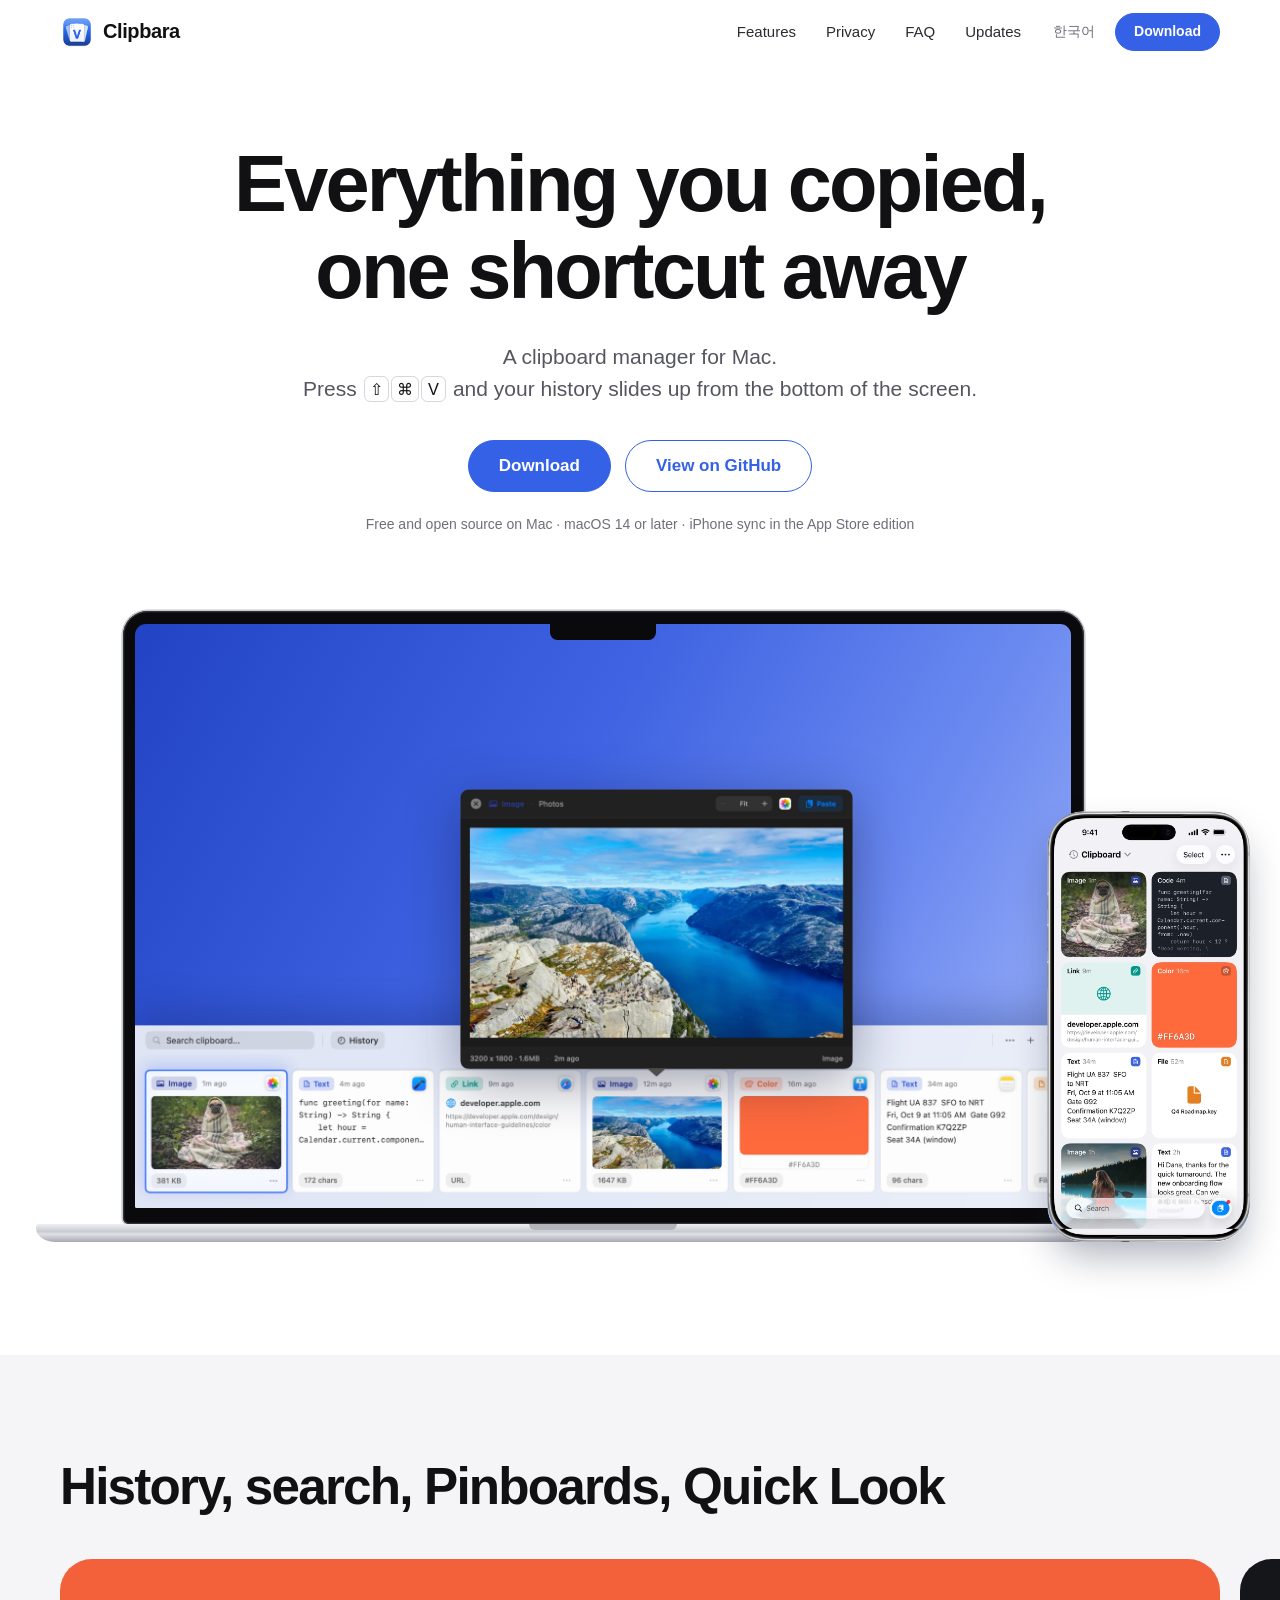
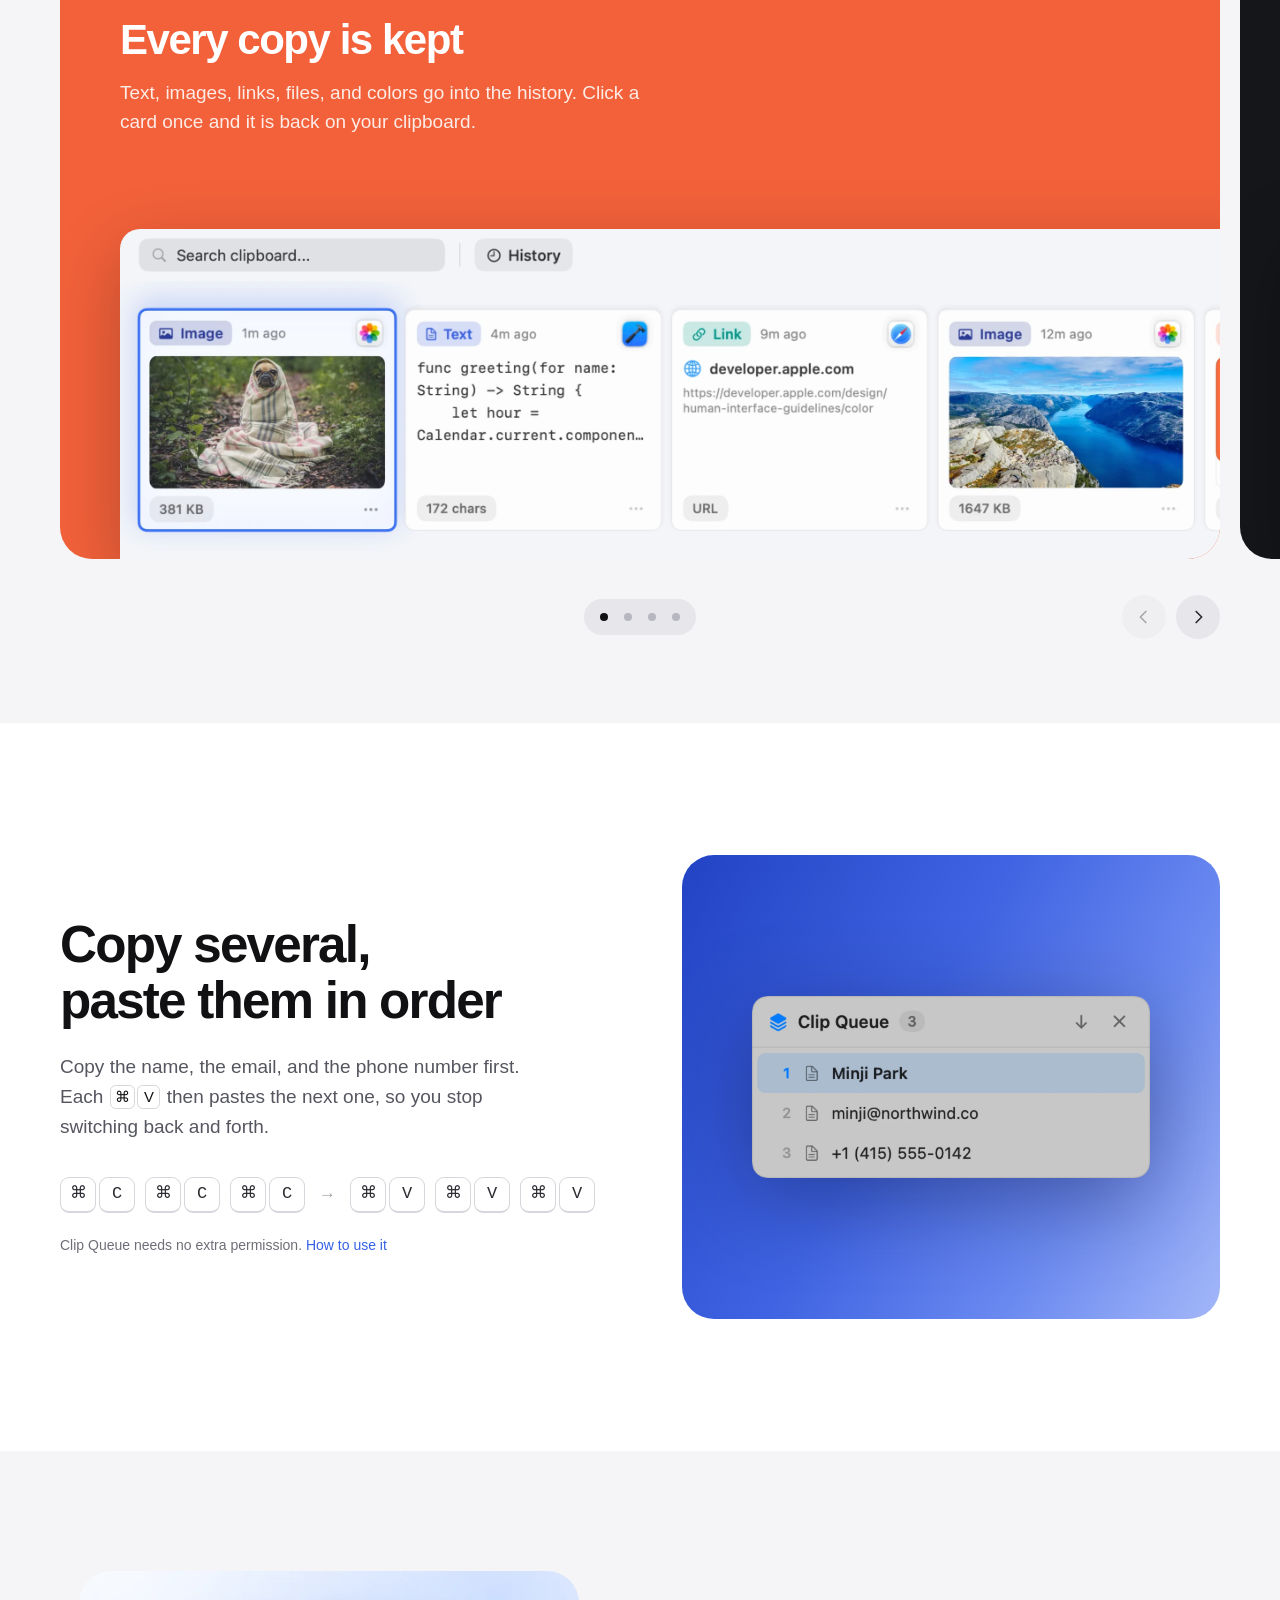
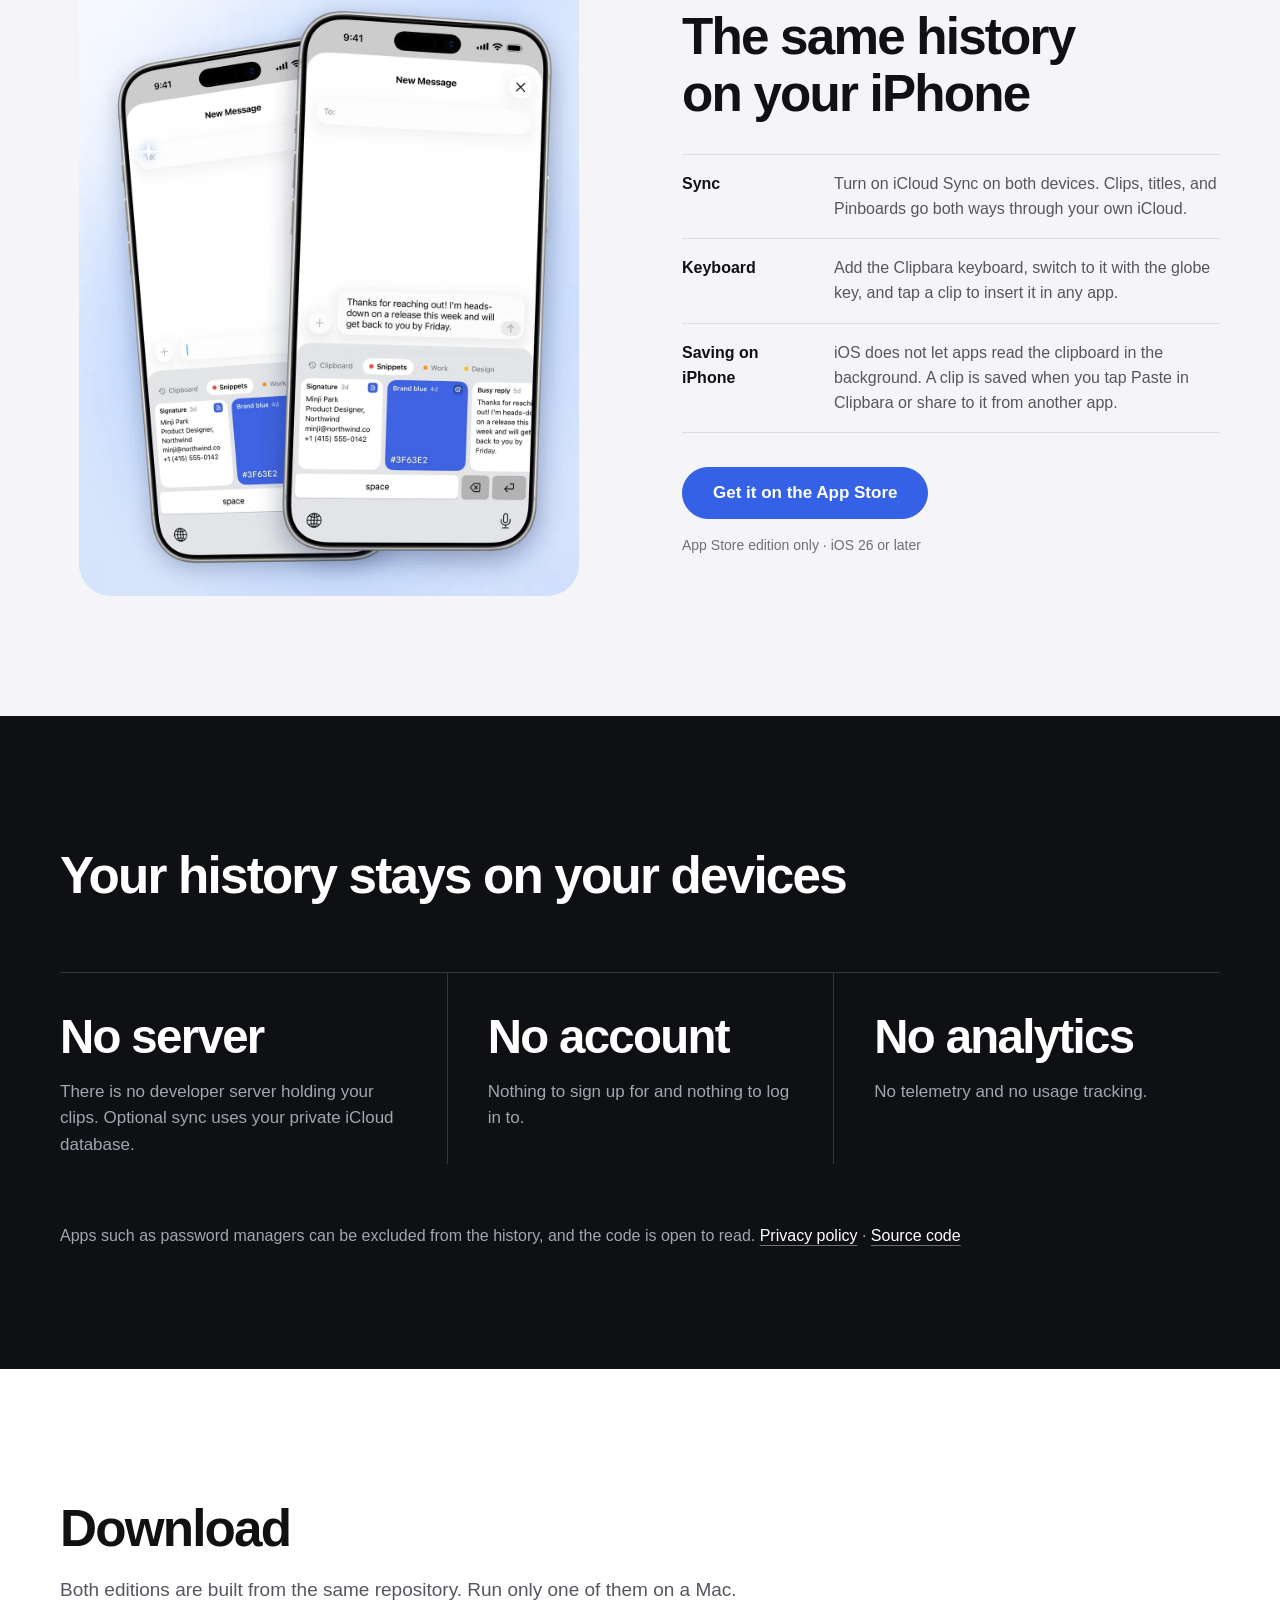
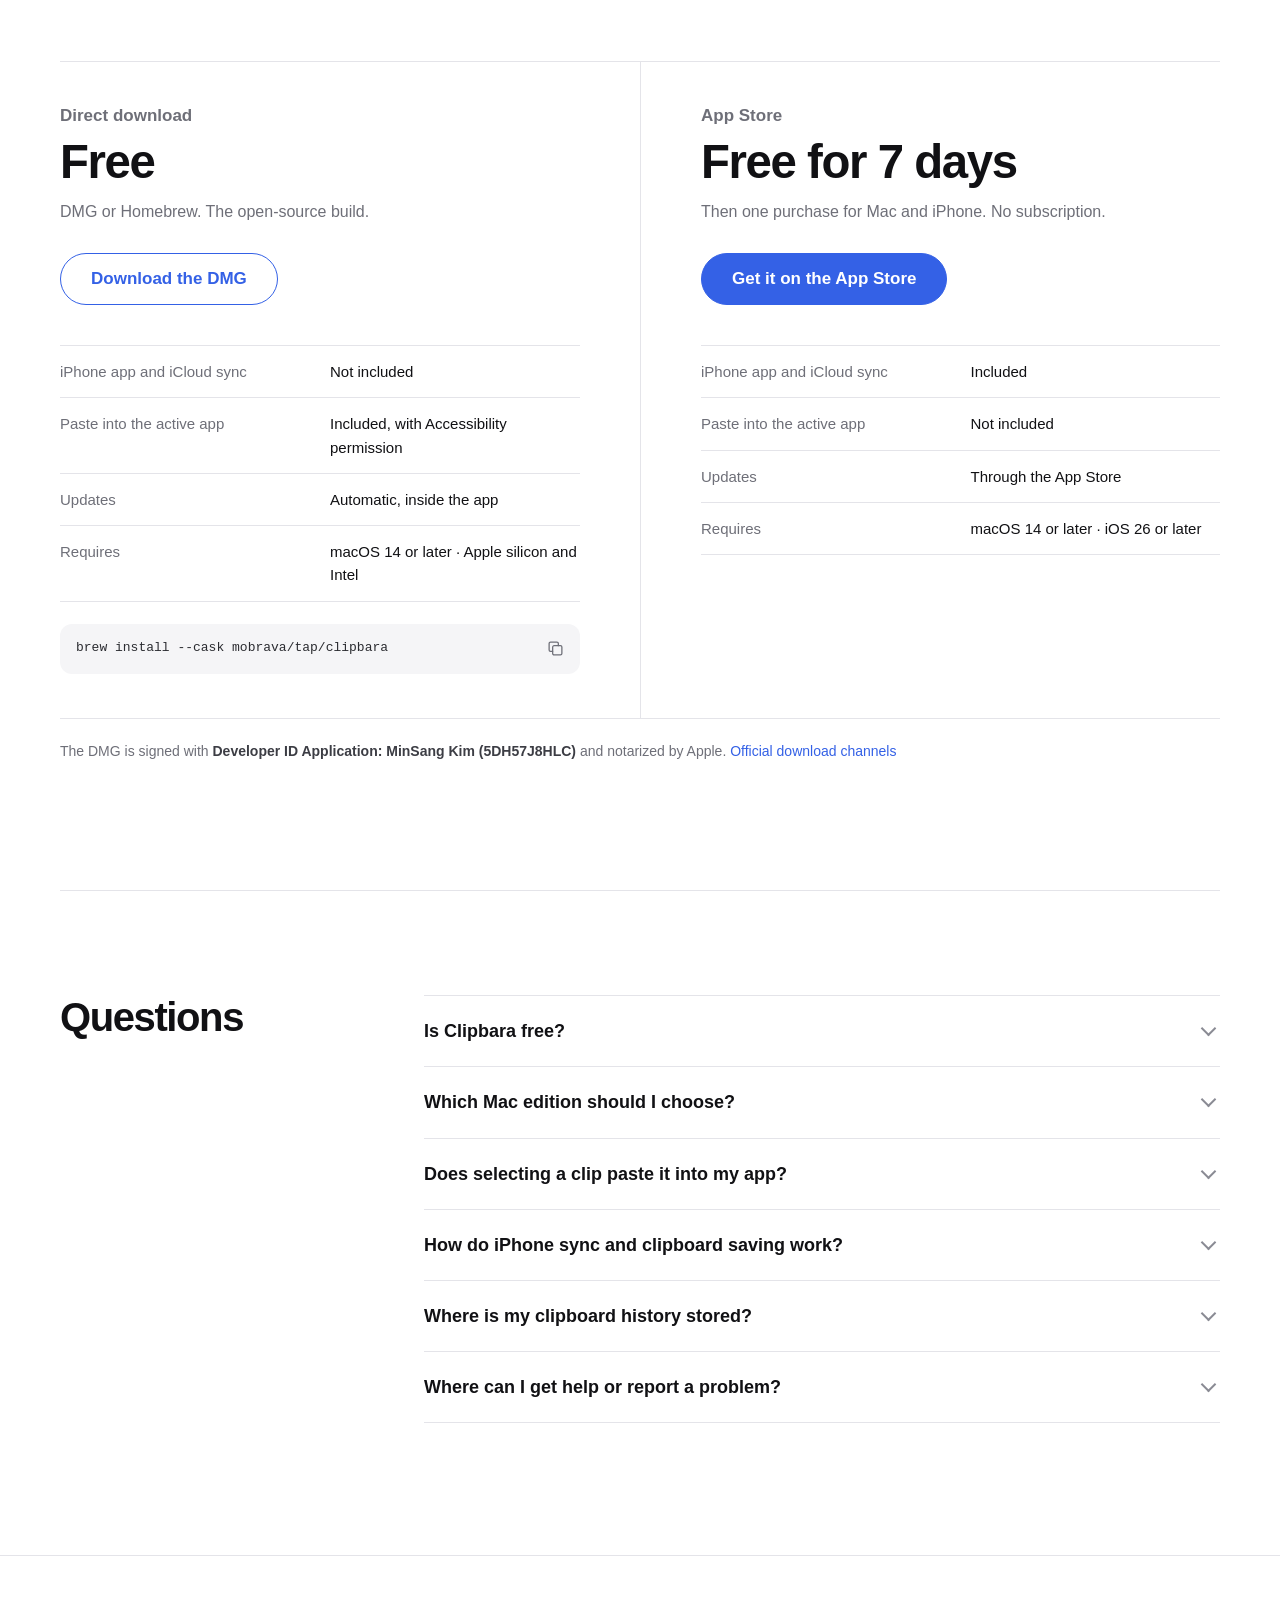
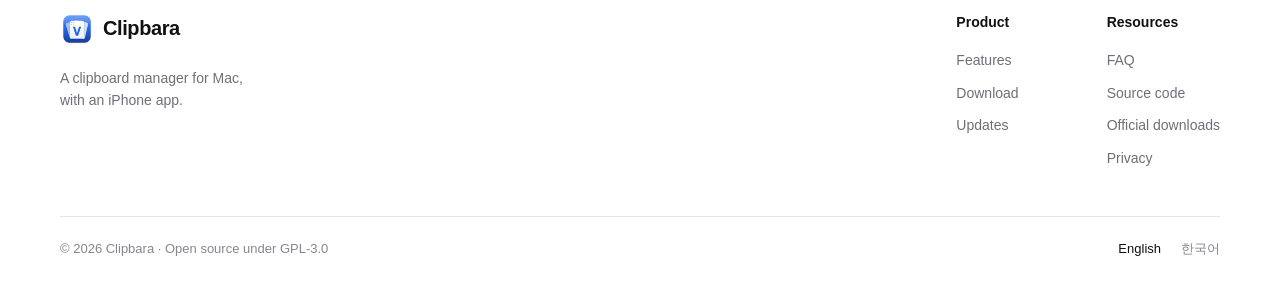
<file: docs/index.html>
<!doctype html><html lang="en"><head><meta charset="utf-8"><meta name="viewport" content="width=device-width,initial-scale=1"><title>Clipbara | Clipboard Manager for Mac &amp; iPhone</title><meta name="description" content="Find what you copied, keep your favorites in Pinboards, and paste clips in order. Free and open-source on Mac. Optional iPhone sync with the App Store edition."><meta name="theme-color" content="#ffffff"><meta name="color-scheme" content="light"><link rel="canonical" href="https://clipbara.app/"><link rel="alternate" hreflang="en" href="https://clipbara.app/"><link rel="alternate" hreflang="ko" href="https://clipbara.app/ko/"><link rel="alternate" hreflang="x-default" href="https://clipbara.app/"><meta property="og:type" content="website"><meta property="og:site_name" content="Clipbara"><meta property="og:title" content="Clipbara | Clipboard Manager for Mac &amp; iPhone"><meta property="og:description" content="Find what you copied, keep your favorites in Pinboards, and paste clips in order. Free and open-source on Mac. Optional iPhone sync with the App Store edition."><meta property="og:url" content="https://clipbara.app/"><meta property="og:image" content="https://clipbara.app/site-assets/social.png"><meta property="og:image:width" content="1200"><meta property="og:image:height" content="630"><meta property="og:image:alt" content="Clipbara clipboard manager on Mac and iPhone"><meta property="og:locale" content="en_US"><meta name="twitter:card" content="summary_large_image"><link rel="icon" type="image/png" href="./site-assets/favicon.png"><link rel="apple-touch-icon" href="./site-assets/apple-touch-icon.png"><link rel="stylesheet" href="./site.css"><script src="./site.js" defer></script><link rel="preload" href="./site-assets/panel-history.webp" as="image" fetchpriority="high"><script type="application/ld+json">{"@context":"https://schema.org","@type":"SoftwareApplication","name":"Clipbara","url":"https://clipbara.app/","applicationCategory":"UtilitiesApplication","operatingSystem":"macOS 14 or later; iOS 26 or later","description":"Find what you copied, keep your favorites in Pinboards, and paste clips in order. Free and open-source on Mac. Optional iPhone sync with the App Store edition.","softwareHelp":"https://github.com/mobrava/Clipbara/issues","sameAs":["https://github.com/mobrava/Clipbara","https://apps.apple.com/app/id6803537696"]}</script></head><body><a class="skip-link" href="#main">Skip to content</a><header class="site-header"><div class="header-inner wrap"><a href="./" class="brand" aria-label="Clipbara home"><img src="./site-assets/icon.webp" width="36" height="36" alt="">Clipbara</a><nav class="main-nav" id="main-nav" aria-label="Main navigation"><a href="#features">Features</a><a href="#privacy">Privacy</a><a href="#faq">FAQ</a><a href="https://github.com/mobrava/Clipbara/releases">Updates</a><a class="mobile-only" href="./ko/" lang="ko">한국어</a></nav><div class="nav-end"><a class="language" href="./ko/" lang="ko">한국어</a><a href="#download" class="button small">Download</a><button class="menu-toggle" aria-label="Open navigation" aria-expanded="false" aria-controls="main-nav"><span></span><span></span></button></div></div></header><main id="main"><section class="hero" aria-labelledby="hero-heading">
<div class="wrap"><h1 id="hero-heading">Everything you copied,<br>one shortcut away</h1><p class="hero-copy">A clipboard manager for Mac.<br>Press <span class="nowrap"><kbd>⇧</kbd><kbd>⌘</kbd><kbd>V</kbd></span> and your history slides up from the bottom of the screen.</p><div class="hero-actions"><a class="button" href="#download">Download</a><a class="button secondary" href="https://github.com/mobrava/Clipbara">View on GitHub</a></div><p class="hero-note">Free and open source on Mac · macOS 14 or later · iPhone sync in the App Store edition</p></div>
<div class="stage"><div class="mac"><div class="mac-lid"><div class="mac-screen"><img class="mac-ql" src="./site-assets/quicklook-popover.webp" alt="" width="1600" height="1172" decoding="async"><div class="mac-panel"><img src="./site-assets/panel-history.webp" alt="Clipbara on a Mac: the history panel at the bottom of the screen and a Quick Look preview above it" width="3840" height="747" fetchpriority="high" decoding="async"></div></div></div><div class="mac-base"></div></div><img class="stage-phone" src="./site-assets/phone.webp" alt="Clipbara on iPhone showing example clips" width="733" height="1555" decoding="async"></div>
</section><section class="features" id="features" aria-labelledby="features-heading">
<div class="wrap"><h2 id="features-heading">History, search, Pinboards, Quick Look</h2></div>
<div class="feature-track" role="region" aria-roledescription="carousel" aria-label="Clipbara features" tabindex="0"><article class="feature-card tone-orange" aria-roledescription="slide" aria-label="1 / 4"><div class="feature-text"><h3>Every copy is kept</h3><p>Text, images, links, files, and colors go into the history. Click a card once and it is back on your clipboard.</p></div><div class="shot-panel"><img src="./site-assets/panel-history.webp" alt="The Clipbara history panel with example image, code, link, and color clips" width="3840" height="747" loading="lazy" decoding="async"></div></article><article class="feature-card tone-dark" aria-roledescription="slide" aria-label="2 / 4"><div class="feature-text"><h3>Just start typing</h3><p>Open the panel and type. Search by content or title, then narrow it down by type or date.</p></div><div class="shot-panel shot-dark"><img src="./site-assets/panel-search-dark.webp" alt="A search for invoice in Clipbara, with the matching text highlighted" width="3840" height="747" loading="lazy" decoding="async"></div></article><article class="feature-card tone-blue" aria-roledescription="slide" aria-label="3 / 4"><div class="feature-text"><h3>Pinboards for what you reuse</h3><p>Group replies, snippets, and brand colors into tabs. Jump between them with <span class="nowrap"><kbd>⌘</kbd><kbd>1</kbd></span> to <span class="nowrap"><kbd>⌘</kbd><kbd>9</kbd></span>.</p></div><div class="shot-panel"><img src="./site-assets/panel-pinboards.webp" alt="Clipbara Pinboard tabs with example snippets and colors" width="3840" height="747" loading="lazy" decoding="async"></div></article><article class="feature-card tone-light is-popover" aria-roledescription="slide" aria-label="4 / 4"><div class="feature-text"><h3>Press Space for a closer look</h3><p>Check a clip before you paste it. Text clips can be edited in place with <span class="nowrap"><kbd>⌘</kbd><kbd>E</kbd>.</span></p></div><div class="shot-popover"><img src="./site-assets/quicklook-popover.webp" alt="An image clip opened in Clipbara Quick Look" width="1600" height="1172" loading="lazy" decoding="async"></div></article></div>
<div class="carousel-controls wrap"><span></span><div class="dots"><button class="dot" aria-label="Show feature 1" aria-current="true"></button><button class="dot" aria-label="Show feature 2" aria-current="false"></button><button class="dot" aria-label="Show feature 3" aria-current="false"></button><button class="dot" aria-label="Show feature 4" aria-current="false"></button></div><div class="arrows"><span class="sr-only" data-carousel-status aria-live="polite">1 / 4</span><button class="round-button" data-prev aria-label="Previous feature" disabled><svg viewBox="0 0 24 24" fill="none" stroke="currentColor" stroke-width="1.8" stroke-linecap="round" stroke-linejoin="round" aria-hidden="true"><path d="m14 6-6 6 6 6"/></svg></button><button class="round-button" data-next aria-label="Next feature"><svg viewBox="0 0 24 24" fill="none" stroke="currentColor" stroke-width="1.8" stroke-linecap="round" stroke-linejoin="round" aria-hidden="true"><path d="m10 6 6 6-6 6"/></svg></button></div></div>
</section><section class="queue" aria-labelledby="queue-heading"><div class="wrap split">
<div class="split-text"><h2 id="queue-heading">Copy several,<br>paste them in order</h2><p>Copy the name, the email, and the phone number first. Each <span class="nowrap"><kbd>⌘</kbd><kbd>V</kbd></span> then pastes the next one, so you stop switching back and forth.</p><div class="keyseq" aria-hidden="true"><span class="keyseq-group"><span class="chord"><kbd>⌘</kbd><kbd>C</kbd></span><span class="chord"><kbd>⌘</kbd><kbd>C</kbd></span><span class="chord"><kbd>⌘</kbd><kbd>C</kbd></span></span><span class="keyseq-group"><span class="keyseq-arrow">→</span><span class="chord"><kbd>⌘</kbd><kbd>V</kbd></span><span class="chord"><kbd>⌘</kbd><kbd>V</kbd></span><span class="chord"><kbd>⌘</kbd><kbd>V</kbd></span></span></div><p class="fine">Clip Queue needs no extra permission. <a href="https://github.com/mobrava/Clipbara#usage">How to use it</a></p></div>
<div class="queue-shot"><img src="./site-assets/queue-hud.webp" alt="Clip Queue with three example items waiting to be pasted" width="1200" height="548" loading="lazy" decoding="async"></div>
</div></section><section class="iphone" id="iphone" aria-labelledby="iphone-heading"><div class="wrap split">
<div class="iphone-shot"><img src="./site-assets/iphone-keyboard.webp" alt="The Clipbara keyboard on iPhone, inserting a saved reply into a message" width="1200" height="1500" loading="lazy" decoding="async"></div>
<div class="split-text"><h2 id="iphone-heading">The same history<br>on your iPhone</h2><dl class="rows"><div><dt>Sync</dt><dd>Turn on iCloud Sync on both devices. Clips, titles, and Pinboards go both ways through your own iCloud.</dd></div><div><dt>Keyboard</dt><dd>Add the Clipbara keyboard, switch to it with the globe key, and tap a clip to insert it in any app.</dd></div><div><dt>Saving on iPhone</dt><dd>iOS does not let apps read the clipboard in the background. A clip is saved when you tap Paste in Clipbara or share to it from another app.</dd></div></dl><a class="button" href="https://apps.apple.com/app/apple-store/id6803537696?pt=129317403&amp;ct=official_website&amp;mt=8">Get it on the App Store</a><p class="fine">App Store edition only · iOS 26 or later</p></div>
</div></section><section class="privacy" id="privacy" aria-labelledby="privacy-heading"><div class="wrap">
<h2 id="privacy-heading">Your history stays on your devices</h2>
<div class="facts"><div><h3>No server</h3><p>There is no developer server holding your clips. Optional sync uses your private iCloud database.</p></div><div><h3>No account</h3><p>Nothing to sign up for and nothing to log in to.</p></div><div><h3>No analytics</h3><p>No telemetry and no usage tracking.</p></div></div>
<p class="privacy-more">Apps such as password managers can be excluded from the history, and the code is open to read. <a href="./privacy.html">Privacy policy</a> · <a href="https://github.com/mobrava/Clipbara">Source code</a></p>
</div></section><section class="download" id="download" aria-labelledby="download-heading"><div class="wrap">
<h2 id="download-heading">Download</h2><p class="section-copy">Both editions are built from the same repository. Run only one of them on a Mac.</p>
<div class="editions"><article class="edition"><h3>Direct download</h3><p class="edition-price">Free</p><p class="edition-sub">DMG or Homebrew. The open-source build.</p><a class="button secondary" href="https://github.com/mobrava/Clipbara/releases/latest">Download the DMG</a><dl class="rows"><div><dt>iPhone app and iCloud sync</dt><dd>Not included</dd></div><div><dt>Paste into the active app</dt><dd>Included, with Accessibility permission</dd></div><div><dt>Updates</dt><dd>Automatic, inside the app</dd></div><div><dt>Requires</dt><dd>macOS 14 or later · Apple silicon and Intel</dd></div></dl><div class="brew"><code>brew install --cask mobrava/tap/clipbara</code><button class="copy-button" data-copy-brew data-success="Copied" data-failure="Select and copy the command." aria-label="Copy Homebrew command"><svg viewBox="0 0 24 24" fill="none" stroke="currentColor" stroke-width="1.8" stroke-linecap="round" stroke-linejoin="round" aria-hidden="true"><rect x="8" y="8" width="13" height="13" rx="2"/><path d="M16 8V5a2 2 0 0 0-2-2H5a2 2 0 0 0-2 2v9a2 2 0 0 0 2 2h3"/></svg></button><span class="copy-feedback" role="status" aria-live="polite"></span></div></article><article class="edition"><h3>App Store</h3><p class="edition-price">Free for 7 days</p><p class="edition-sub">Then one purchase for Mac and iPhone. No subscription.</p><a class="button" href="https://apps.apple.com/app/apple-store/id6803537696?pt=129317403&amp;ct=official_website&amp;mt=8">Get it on the App Store</a><dl class="rows"><div><dt>iPhone app and iCloud sync</dt><dd>Included</dd></div><div><dt>Paste into the active app</dt><dd>Not included</dd></div><div><dt>Updates</dt><dd>Through the App Store</dd></div><div><dt>Requires</dt><dd>macOS 14 or later · iOS 26 or later</dd></div></dl></article></div>
<p class="signed">The DMG is signed with <strong>Developer ID Application: MinSang Kim (5DH57J8HLC)</strong> and notarized by Apple. <a href="./security.html">Official download channels</a></p>
</div></section><section class="faq" id="faq" aria-labelledby="faq-heading"><div class="wrap">
<h2 id="faq-heading">Questions</h2>
<div class="faq-list"><details class="faq-item"><summary>Is Clipbara free?</summary><p>The direct-download and Homebrew editions for Mac are free and open source. The App Store edition has a 7-day trial, followed by a one-time purchase that unlocks both Mac and iPhone. There is no subscription.</p></details><details class="faq-item"><summary>Which Mac edition should I choose?</summary><p>Choose the App Store edition if you want iCloud sync and the iPhone companion. Choose the free DMG or Homebrew edition for a local Mac clipboard, including optional direct paste. The editions keep separate histories. You can export and import your history in Settings → General → Backup.</p></details><details class="faq-item"><summary>Does selecting a clip paste it into my app?</summary><p>By default, selecting a clip puts it back on the clipboard and closes the panel. Press ⌘V in the app you were using. The DMG edition can do that last step for you when Paste into the Active App is enabled in Settings → Pasting and Accessibility permission is granted. The App Store edition does not include direct paste.</p></details><details class="faq-item"><summary>How do iPhone sync and clipboard saving work?</summary><p>Sync between Mac and iPhone is supported. Turn on iCloud sync in the App Store edition to share saved text, links, and images. Saving new copies on iPhone works differently: use the Paste button, the share sheet, or Save Clipboard When Opening. Clipbara does not continuously collect copies from other apps while it is closed. Images sync according to your sync settings and size limits; file items such as PDF documents do not sync.</p></details><details class="faq-item"><summary>Where is my clipboard history stored?</summary><p>Your Mac stores it locally. Optional iCloud sync in the App Store edition uses your private iCloud database. Clipbara does not run a server for your clips or collect analytics. You can exclude apps, set retention limits, and delete history in Settings.</p></details><details class="faq-item"><summary>Where can I get help or report a problem?</summary><p>Open an issue in the official mobrava/Clipbara GitHub repository. Include your macOS or iOS version, the Clipbara version, and whether you use the App Store or DMG edition. Never include passwords or private clipboard contents.</p></details></div>
</div></section></main><footer class="site-footer"><div class="wrap"><div class="footer-top"><div class="footer-brand"><a class="brand" href="./"><img src="./site-assets/icon.webp" width="36" height="36" alt="">Clipbara</a><p>A clipboard manager for Mac,<br>with an iPhone app.</p></div><div class="footer-groups"><div class="footer-links"><h3>Product</h3><a href="./#features">Features</a><a href="./#download">Download</a><a href="https://github.com/mobrava/Clipbara/releases">Updates</a></div><div class="footer-links"><h3>Resources</h3><a href="./#faq">FAQ</a><a href="https://github.com/mobrava/Clipbara">Source code</a><a href="./security.html">Official downloads</a><a href="./privacy.html">Privacy</a></div></div></div><div class="footer-bottom"><span>© 2026 Clipbara · Open source under GPL-3.0</span><nav class="locale-links" aria-label="Language"><a href="./" lang="en" aria-current="page">English</a><a href="./ko/" lang="ko" >한국어</a></nav></div></div></footer></body></html>
</file>
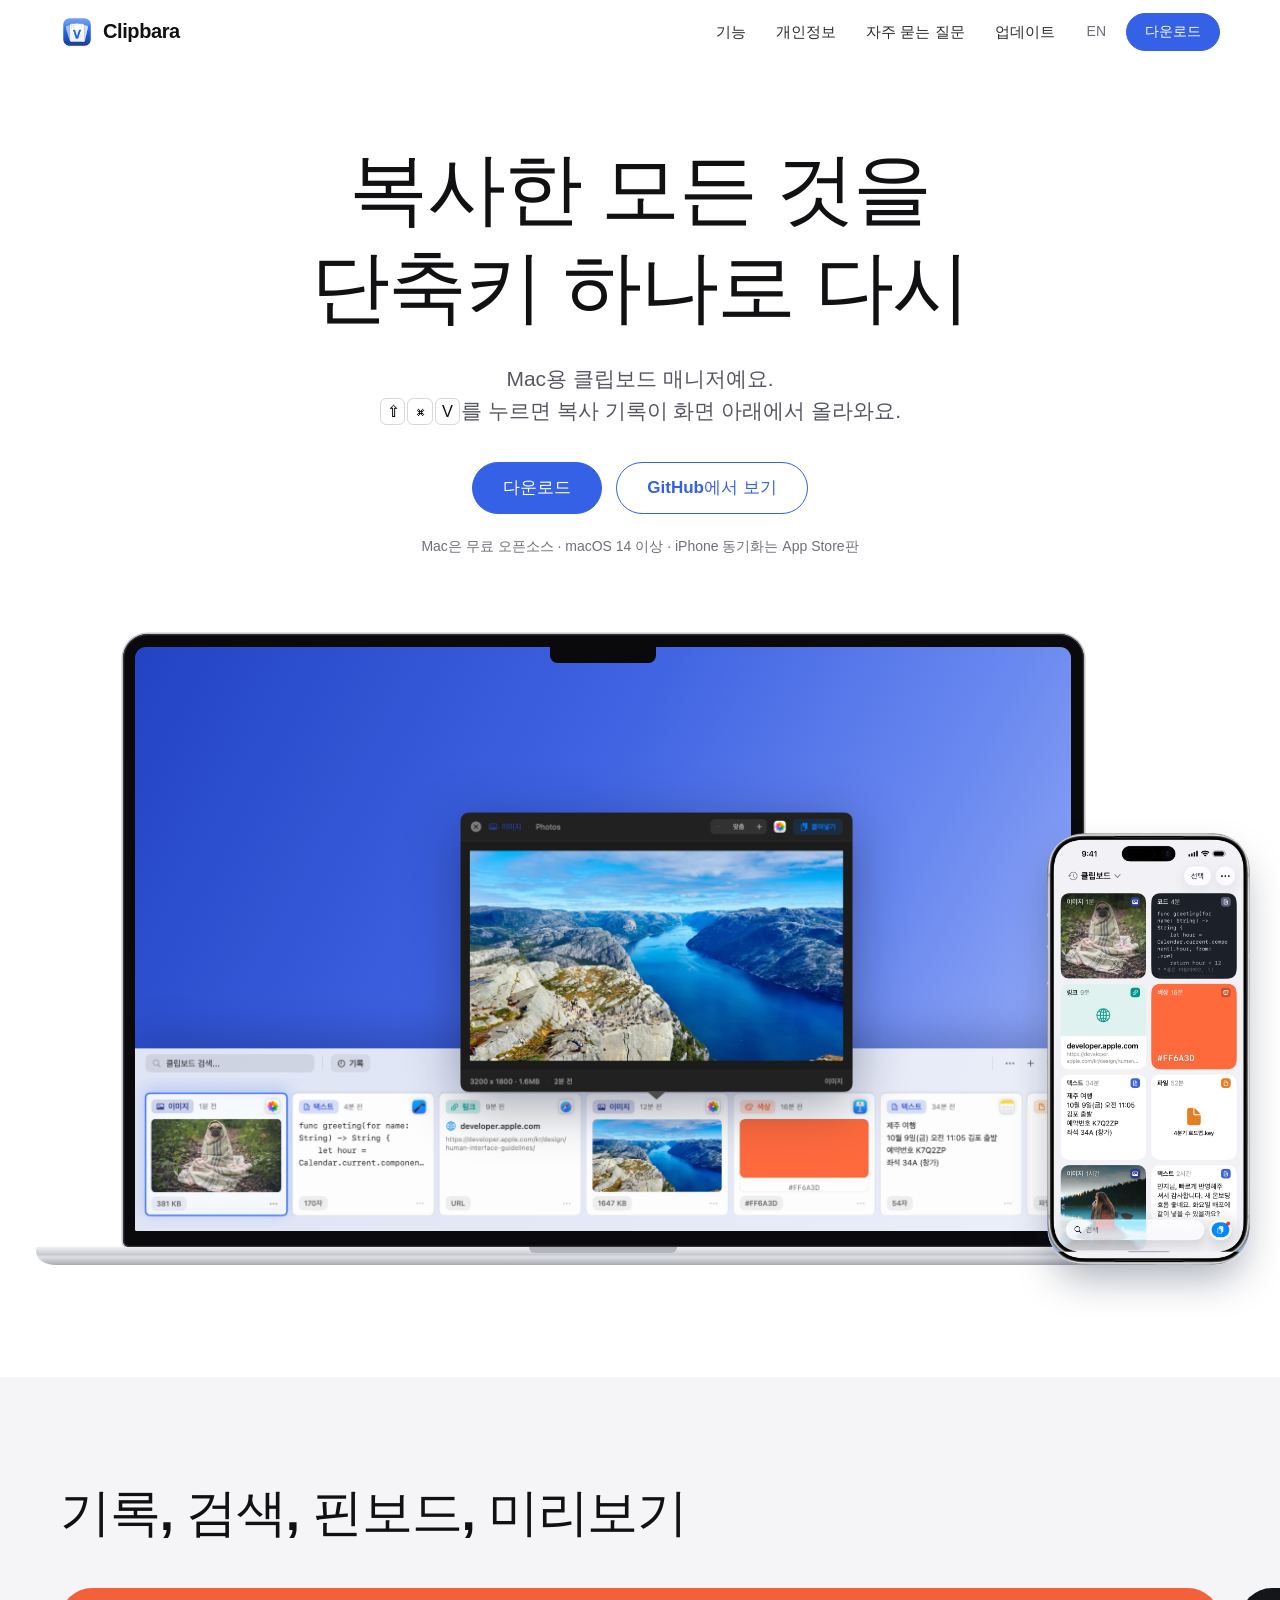
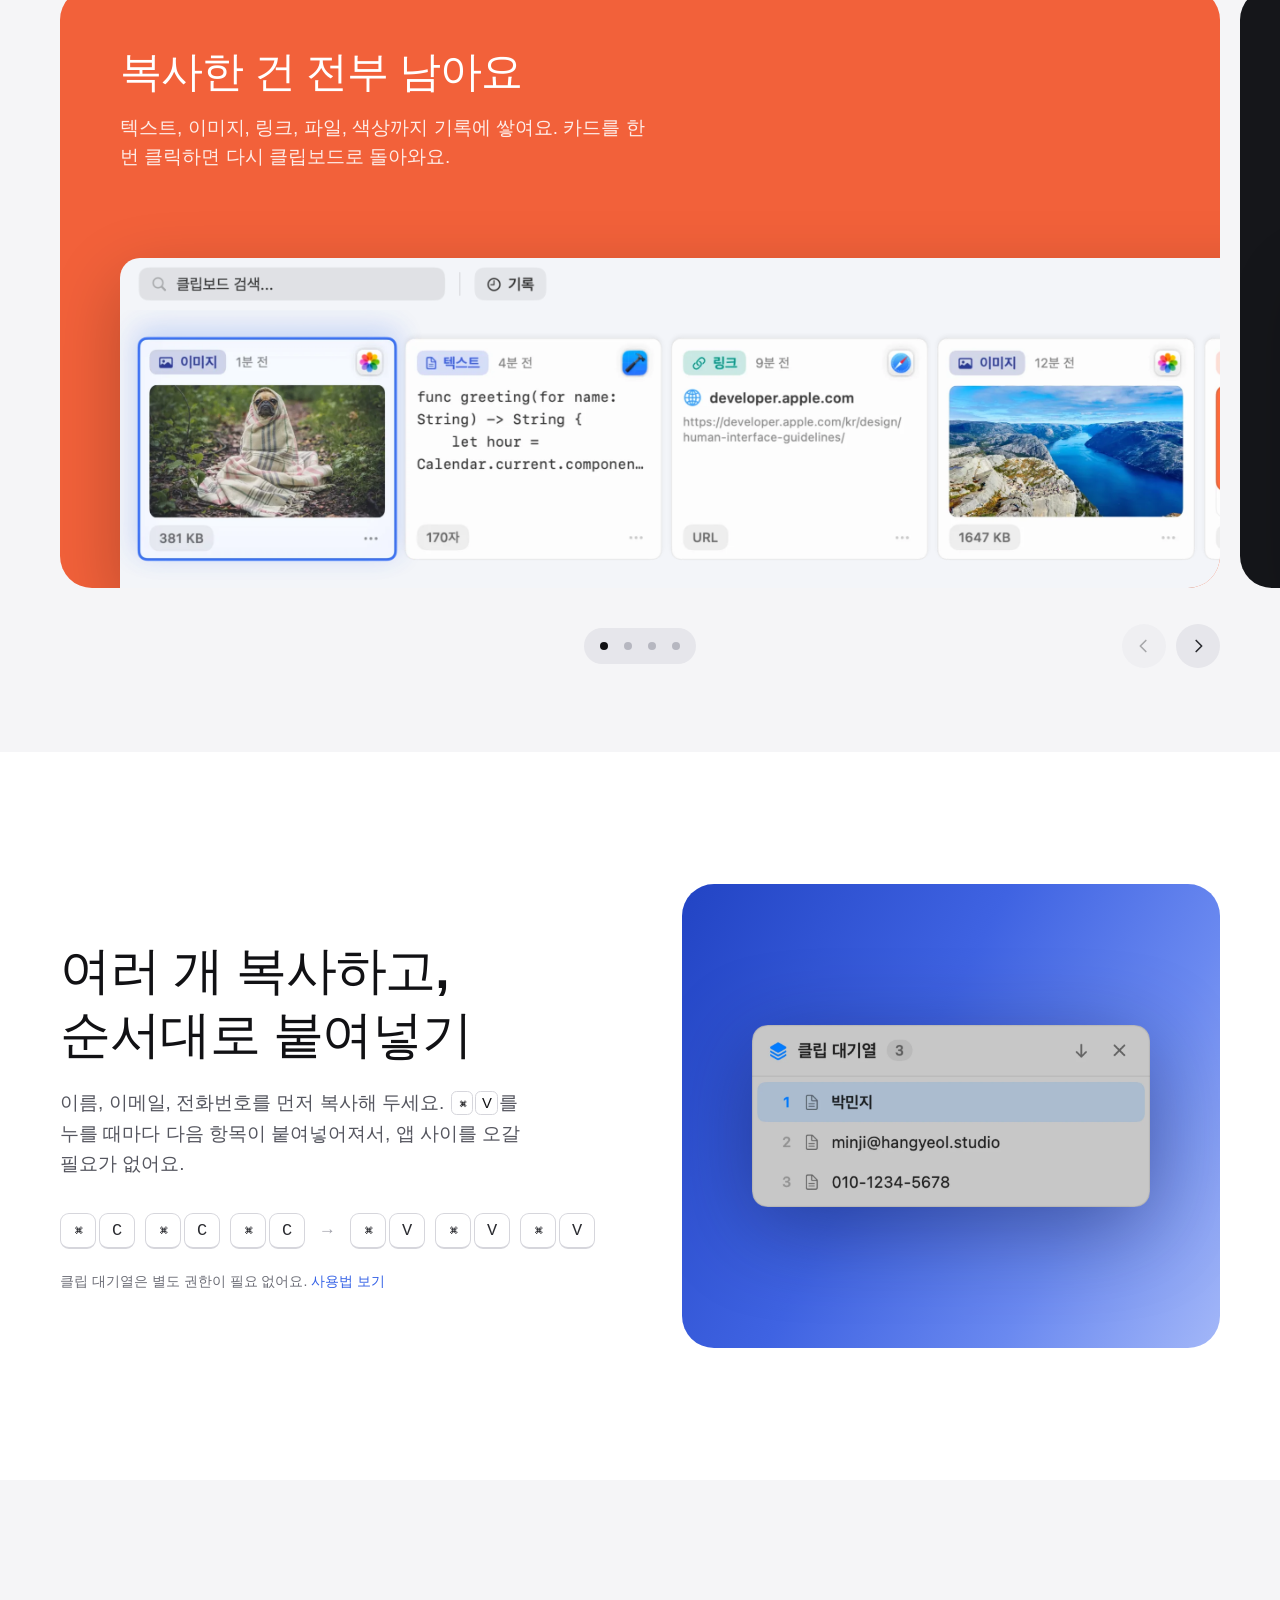
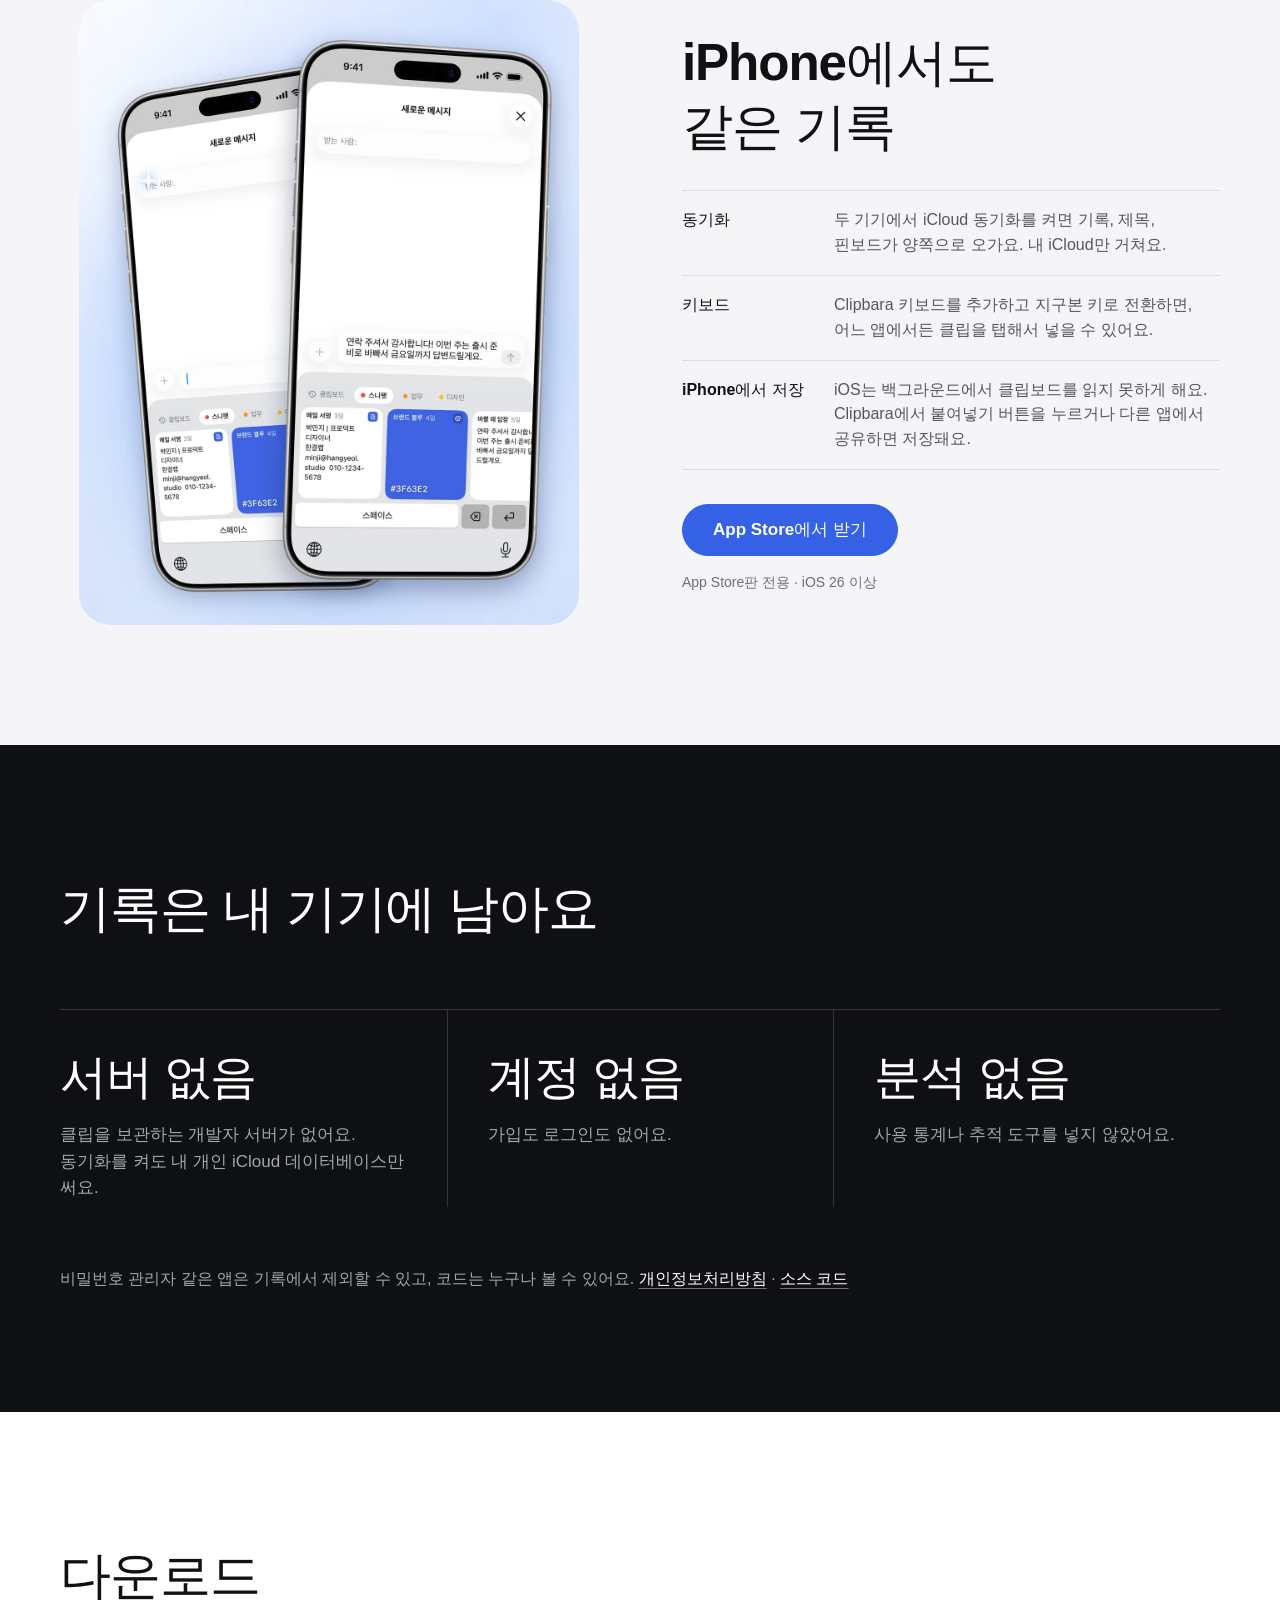
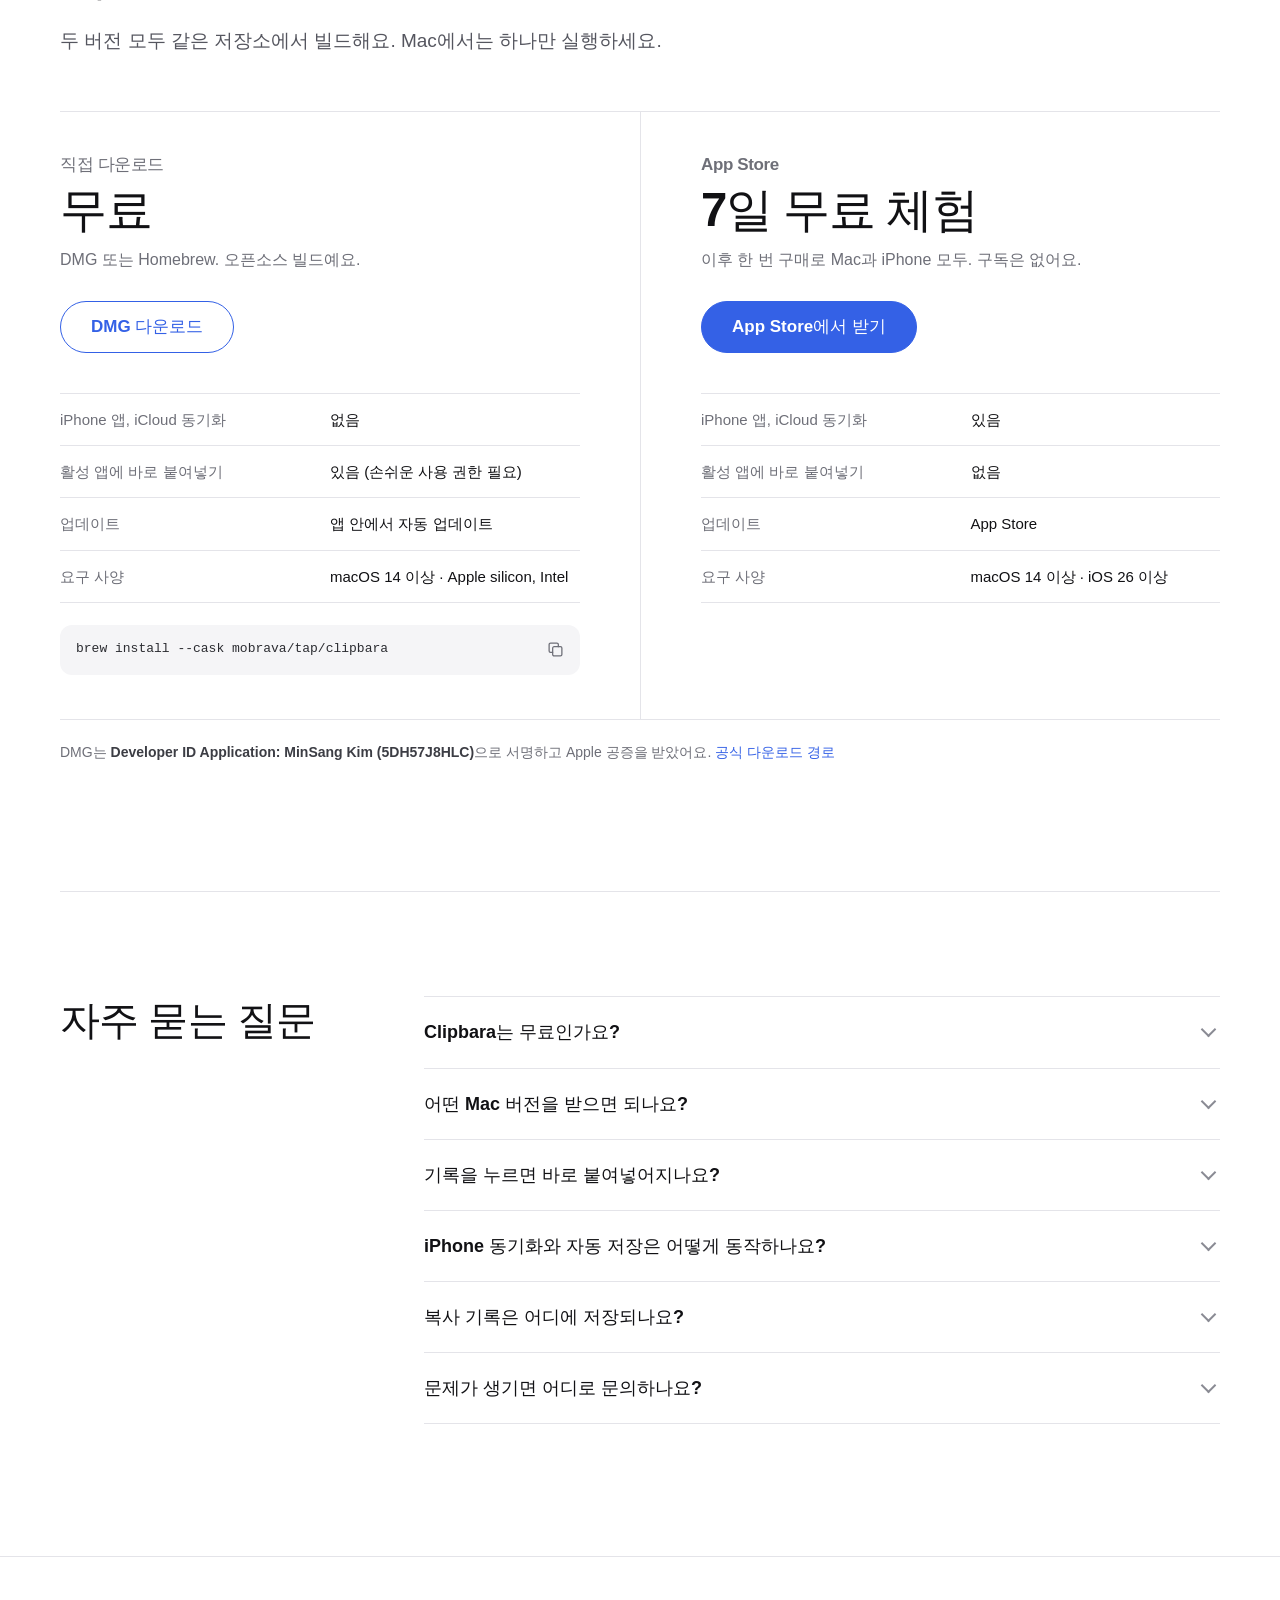
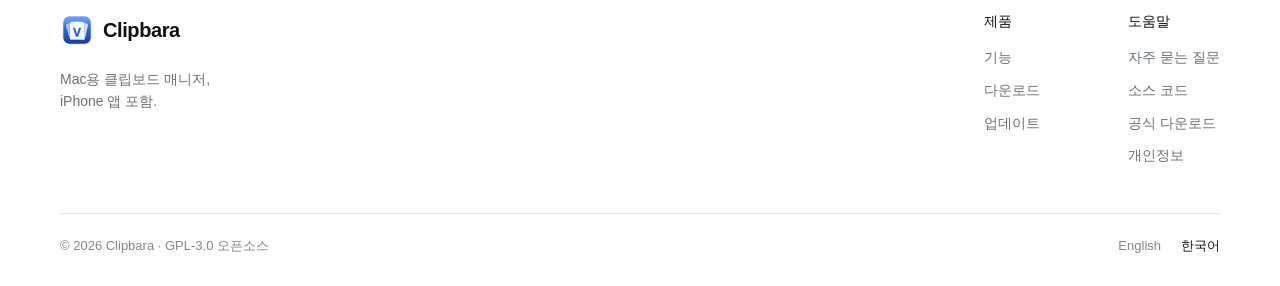
<file: docs/ko/index.html>
<!doctype html><html lang="ko"><head><meta charset="utf-8"><meta name="viewport" content="width=device-width,initial-scale=1"><title>Clipbara | Mac과 iPhone을 위한 클립보드 매니저</title><meta name="description" content="복사 기록을 검색하고, 자주 쓰는 내용은 핀보드에 모아두세요. Mac 무료 오픈소스 앱. App Store판에서 iPhone과 iCloud 동기화도 사용할 수 있어요."><meta name="theme-color" content="#ffffff"><meta name="color-scheme" content="light"><link rel="canonical" href="https://clipbara.app/ko/"><link rel="alternate" hreflang="en" href="https://clipbara.app/"><link rel="alternate" hreflang="ko" href="https://clipbara.app/ko/"><link rel="alternate" hreflang="x-default" href="https://clipbara.app/"><meta property="og:type" content="website"><meta property="og:site_name" content="Clipbara"><meta property="og:title" content="Clipbara | Mac과 iPhone을 위한 클립보드 매니저"><meta property="og:description" content="복사 기록을 검색하고, 자주 쓰는 내용은 핀보드에 모아두세요. Mac 무료 오픈소스 앱. App Store판에서 iPhone과 iCloud 동기화도 사용할 수 있어요."><meta property="og:url" content="https://clipbara.app/ko/"><meta property="og:image" content="https://clipbara.app/site-assets/social.png"><meta property="og:image:width" content="1200"><meta property="og:image:height" content="630"><meta property="og:image:alt" content="Clipbara clipboard manager on Mac and iPhone"><meta property="og:locale" content="ko_KR"><meta name="twitter:card" content="summary_large_image"><link rel="icon" type="image/png" href="../site-assets/favicon.png"><link rel="apple-touch-icon" href="../site-assets/apple-touch-icon.png"><link rel="stylesheet" href="../site.css"><script src="../site.js" defer></script><link rel="preload" href="../site-assets/panel-history-ko.webp" as="image" fetchpriority="high"><script type="application/ld+json">{"@context":"https://schema.org","@type":"SoftwareApplication","name":"Clipbara","url":"https://clipbara.app/","applicationCategory":"UtilitiesApplication","operatingSystem":"macOS 14 or later; iOS 26 or later","description":"복사 기록을 검색하고, 자주 쓰는 내용은 핀보드에 모아두세요. Mac 무료 오픈소스 앱. App Store판에서 iPhone과 iCloud 동기화도 사용할 수 있어요.","softwareHelp":"https://github.com/mobrava/Clipbara/issues","sameAs":["https://github.com/mobrava/Clipbara","https://apps.apple.com/app/id6803537696"]}</script></head><body><a class="skip-link" href="#main">본문으로 바로가기</a><header class="site-header"><div class="header-inner wrap"><a href="./" class="brand" aria-label="Clipbara 홈"><img src="../site-assets/icon.webp" width="36" height="36" alt="">Clipbara</a><nav class="main-nav" id="main-nav" aria-label="주 메뉴"><a href="#features">기능</a><a href="#privacy">개인정보</a><a href="#faq">자주 묻는 질문</a><a href="https://github.com/mobrava/Clipbara/releases">업데이트</a><a class="mobile-only" href="../" lang="en">English</a></nav><div class="nav-end"><a class="language" href="../" lang="en">EN</a><a href="#download" class="button small">다운로드</a><button class="menu-toggle" aria-label="메뉴 열기" aria-expanded="false" aria-controls="main-nav"><span></span><span></span></button></div></div></header><main id="main"><section class="hero" aria-labelledby="hero-heading">
<div class="wrap"><h1 id="hero-heading">복사한 모든 것을<br>단축키 하나로 다시</h1><p class="hero-copy">Mac용 클립보드 매니저예요.<br><span class="nowrap"><kbd>⇧</kbd><kbd>⌘</kbd><kbd>V</kbd>를</span> 누르면 복사 기록이 화면 아래에서 올라와요.</p><div class="hero-actions"><a class="button" href="#download">다운로드</a><a class="button secondary" href="https://github.com/mobrava/Clipbara">GitHub에서 보기</a></div><p class="hero-note">Mac은 무료 오픈소스 · macOS 14 이상 · iPhone 동기화는 App Store판</p></div>
<div class="stage"><div class="mac"><div class="mac-lid"><div class="mac-screen"><img class="mac-ql" src="../site-assets/quicklook-popover-ko.webp" alt="" width="1600" height="1172" decoding="async"><div class="mac-panel"><img src="../site-assets/panel-history-ko.webp" alt="Mac 화면 아래에 열린 Clipbara 기록 패널과 그 위의 Quick Look 미리보기" width="3840" height="747" fetchpriority="high" decoding="async"></div></div></div><div class="mac-base"></div></div><img class="stage-phone" src="../site-assets/phone-ko.webp" alt="예시 기록이 열린 iPhone용 Clipbara" width="733" height="1560" decoding="async"></div>
</section><section class="features" id="features" aria-labelledby="features-heading">
<div class="wrap"><h2 id="features-heading">기록, 검색, 핀보드, 미리보기</h2></div>
<div class="feature-track" role="region" aria-roledescription="carousel" aria-label="Clipbara 기능" tabindex="0"><article class="feature-card tone-orange" aria-roledescription="slide" aria-label="1 / 4"><div class="feature-text"><h3>복사한 건 전부 남아요</h3><p>텍스트, 이미지, 링크, 파일, 색상까지 기록에 쌓여요. 카드를 한 번 클릭하면 다시 클립보드로 돌아와요.</p></div><div class="shot-panel"><img src="../site-assets/panel-history-ko.webp" alt="이미지, 코드, 링크, 색상 예시가 담긴 Clipbara 기록 패널" width="3840" height="747" loading="lazy" decoding="async"></div></article><article class="feature-card tone-dark" aria-roledescription="slide" aria-label="2 / 4"><div class="feature-text"><h3>열고 바로 입력하면 검색</h3><p>패널을 연 채로 입력하세요. 내용이나 제목으로 찾고, 유형과 날짜로 좁힐 수 있어요.</p></div><div class="shot-panel"><img src="../site-assets/panel-search-ko.webp" alt="견적서를 검색해 일치하는 단어가 강조된 Clipbara 패널" width="3840" height="747" loading="lazy" decoding="async"></div></article><article class="feature-card tone-blue" aria-roledescription="slide" aria-label="3 / 4"><div class="feature-text"><h3>자주 쓰는 건 핀보드에</h3><p>답장 문구, 코드 조각, 브랜드 색처럼 반복해서 쓰는 것들을 탭으로 묶어 두세요. <span class="nowrap"><kbd>⌘</kbd><kbd>1</kbd>부터</span> <span class="nowrap"><kbd>⌘</kbd><kbd>9</kbd>로</span> 바로 이동해요.</p></div><div class="shot-panel"><img src="../site-assets/panel-pinboards-ko.webp" alt="예시 문구와 색상이 모여 있는 Clipbara 핀보드 탭" width="3840" height="747" loading="lazy" decoding="async"></div></article><article class="feature-card tone-light is-popover" aria-roledescription="slide" aria-label="4 / 4"><div class="feature-text"><h3>Space로 크게 보기</h3><p>붙여넣기 전에 내용을 확인하세요. 텍스트는 <span class="nowrap"><kbd>⌘</kbd><kbd>E</kbd>로</span> 그 자리에서 고칠 수 있어요.</p></div><div class="shot-popover"><img src="../site-assets/quicklook-popover-ko.webp" alt="Clipbara Quick Look으로 크게 연 이미지 클립" width="1600" height="1172" loading="lazy" decoding="async"></div></article></div>
<div class="carousel-controls wrap"><span></span><div class="dots"><button class="dot" aria-label="기능 보기 1" aria-current="true"></button><button class="dot" aria-label="기능 보기 2" aria-current="false"></button><button class="dot" aria-label="기능 보기 3" aria-current="false"></button><button class="dot" aria-label="기능 보기 4" aria-current="false"></button></div><div class="arrows"><span class="sr-only" data-carousel-status aria-live="polite">1 / 4</span><button class="round-button" data-prev aria-label="이전 기능" disabled><svg viewBox="0 0 24 24" fill="none" stroke="currentColor" stroke-width="1.8" stroke-linecap="round" stroke-linejoin="round" aria-hidden="true"><path d="m14 6-6 6 6 6"/></svg></button><button class="round-button" data-next aria-label="다음 기능"><svg viewBox="0 0 24 24" fill="none" stroke="currentColor" stroke-width="1.8" stroke-linecap="round" stroke-linejoin="round" aria-hidden="true"><path d="m10 6 6 6-6 6"/></svg></button></div></div>
</section><section class="queue" aria-labelledby="queue-heading"><div class="wrap split">
<div class="split-text"><h2 id="queue-heading">여러 개 복사하고,<br>순서대로 붙여넣기</h2><p>이름, 이메일, 전화번호를 먼저 복사해 두세요. <span class="nowrap"><kbd>⌘</kbd><kbd>V</kbd>를</span> 누를 때마다 다음 항목이 붙여넣어져서, 앱 사이를 오갈 필요가 없어요.</p><div class="keyseq" aria-hidden="true"><span class="keyseq-group"><span class="chord"><kbd>⌘</kbd><kbd>C</kbd></span><span class="chord"><kbd>⌘</kbd><kbd>C</kbd></span><span class="chord"><kbd>⌘</kbd><kbd>C</kbd></span></span><span class="keyseq-group"><span class="keyseq-arrow">→</span><span class="chord"><kbd>⌘</kbd><kbd>V</kbd></span><span class="chord"><kbd>⌘</kbd><kbd>V</kbd></span><span class="chord"><kbd>⌘</kbd><kbd>V</kbd></span></span></div><p class="fine">클립 대기열은 별도 권한이 필요 없어요. <a href="https://github.com/mobrava/Clipbara#usage">사용법 보기</a></p></div>
<div class="queue-shot"><img src="../site-assets/queue-hud-ko.webp" alt="붙여넣을 항목 세 개가 담긴 클립 대기열" width="1200" height="548" loading="lazy" decoding="async"></div>
</div></section><section class="iphone" id="iphone" aria-labelledby="iphone-heading"><div class="wrap split">
<div class="iphone-shot"><img src="../site-assets/iphone-keyboard-ko.webp" alt="iPhone의 Clipbara 키보드로 저장해 둔 답장을 메시지에 넣는 화면" width="1200" height="1500" loading="lazy" decoding="async"></div>
<div class="split-text"><h2 id="iphone-heading">iPhone에서도<br>같은 기록</h2><dl class="rows"><div><dt>동기화</dt><dd>두 기기에서 iCloud 동기화를 켜면 기록, 제목, 핀보드가 양쪽으로 오가요. 내 iCloud만 거쳐요.</dd></div><div><dt>키보드</dt><dd>Clipbara 키보드를 추가하고 지구본 키로 전환하면, 어느 앱에서든 클립을 탭해서 넣을 수 있어요.</dd></div><div><dt>iPhone에서 저장</dt><dd>iOS는 백그라운드에서 클립보드를 읽지 못하게 해요. Clipbara에서 붙여넣기 버튼을 누르거나 다른 앱에서 공유하면 저장돼요.</dd></div></dl><a class="button" href="https://apps.apple.com/app/apple-store/id6803537696?pt=129317403&amp;ct=official_website&amp;mt=8">App Store에서 받기</a><p class="fine">App Store판 전용 · iOS 26 이상</p></div>
</div></section><section class="privacy" id="privacy" aria-labelledby="privacy-heading"><div class="wrap">
<h2 id="privacy-heading">기록은 내 기기에 남아요</h2>
<div class="facts"><div><h3>서버 없음</h3><p>클립을 보관하는 개발자 서버가 없어요. 동기화를 켜도 내 개인 iCloud 데이터베이스만 써요.</p></div><div><h3>계정 없음</h3><p>가입도 로그인도 없어요.</p></div><div><h3>분석 없음</h3><p>사용 통계나 추적 도구를 넣지 않았어요.</p></div></div>
<p class="privacy-more">비밀번호 관리자 같은 앱은 기록에서 제외할 수 있고, 코드는 누구나 볼 수 있어요. <a href="../privacy.html">개인정보처리방침</a> · <a href="https://github.com/mobrava/Clipbara">소스 코드</a></p>
</div></section><section class="download" id="download" aria-labelledby="download-heading"><div class="wrap">
<h2 id="download-heading">다운로드</h2><p class="section-copy">두 버전 모두 같은 저장소에서 빌드해요. Mac에서는 하나만 실행하세요.</p>
<div class="editions"><article class="edition"><h3>직접 다운로드</h3><p class="edition-price">무료</p><p class="edition-sub">DMG 또는 Homebrew. 오픈소스 빌드예요.</p><a class="button secondary" href="https://github.com/mobrava/Clipbara/releases/latest">DMG 다운로드</a><dl class="rows"><div><dt>iPhone 앱, iCloud 동기화</dt><dd>없음</dd></div><div><dt>활성 앱에 바로 붙여넣기</dt><dd>있음 (손쉬운 사용 권한 필요)</dd></div><div><dt>업데이트</dt><dd>앱 안에서 자동 업데이트</dd></div><div><dt>요구 사양</dt><dd>macOS 14 이상 · Apple silicon, Intel</dd></div></dl><div class="brew"><code>brew install --cask mobrava/tap/clipbara</code><button class="copy-button" data-copy-brew data-success="복사했어요" data-failure="명령어를 선택해서 복사해 주세요." aria-label="Homebrew 명령어 복사"><svg viewBox="0 0 24 24" fill="none" stroke="currentColor" stroke-width="1.8" stroke-linecap="round" stroke-linejoin="round" aria-hidden="true"><rect x="8" y="8" width="13" height="13" rx="2"/><path d="M16 8V5a2 2 0 0 0-2-2H5a2 2 0 0 0-2 2v9a2 2 0 0 0 2 2h3"/></svg></button><span class="copy-feedback" role="status" aria-live="polite"></span></div></article><article class="edition"><h3>App Store</h3><p class="edition-price">7일 무료 체험</p><p class="edition-sub">이후 한 번 구매로 Mac과 iPhone 모두. 구독은 없어요.</p><a class="button" href="https://apps.apple.com/app/apple-store/id6803537696?pt=129317403&amp;ct=official_website&amp;mt=8">App Store에서 받기</a><dl class="rows"><div><dt>iPhone 앱, iCloud 동기화</dt><dd>있음</dd></div><div><dt>활성 앱에 바로 붙여넣기</dt><dd>없음</dd></div><div><dt>업데이트</dt><dd>App Store</dd></div><div><dt>요구 사양</dt><dd>macOS 14 이상 · iOS 26 이상</dd></div></dl></article></div>
<p class="signed">DMG는 <strong>Developer ID Application: MinSang Kim (5DH57J8HLC)</strong>으로 서명하고 Apple 공증을 받았어요. <a href="./security.html">공식 다운로드 경로</a></p>
</div></section><section class="faq" id="faq" aria-labelledby="faq-heading"><div class="wrap">
<h2 id="faq-heading">자주 묻는 질문</h2>
<div class="faq-list"><details class="faq-item"><summary>Clipbara는 무료인가요?</summary><p>Mac용 DMG와 Homebrew판은 무료 오픈소스예요. App Store판은 7일 무료 체험 후 한 번 구매하면 Mac과 iPhone에서 사용할 수 있어요. 구독은 없어요.</p></details><details class="faq-item"><summary>어떤 Mac 버전을 받으면 되나요?</summary><p>iCloud 동기화와 iPhone 앱이 필요하면 App Store판을, Mac에서 로컬 기록과 선택적인 바로 붙여넣기를 쓰려면 무료 DMG나 Homebrew판을 받으세요. 두 버전의 기록은 따로 저장돼요. 설정 → 일반 → 백업에서 내보내기와 가져오기로 옮길 수 있어요.</p></details><details class="faq-item"><summary>기록을 누르면 바로 붙여넣어지나요?</summary><p>기본 동작은 선택한 내용을 클립보드에 넣고 패널을 닫는 거예요. 사용하던 앱에서 ⌘V를 누르면 붙여넣어져요. DMG판에서는 설정 → 붙여넣기에서 활성 앱에 붙여넣기를 켜고 손쉬운 사용 권한을 주면 이 단계도 자동으로 해줘요. App Store판에는 바로 붙여넣기가 없어요.</p></details><details class="faq-item"><summary>iPhone 동기화와 자동 저장은 어떻게 동작하나요?</summary><p>Mac과 iPhone 간 동기화는 지원해요. App Store판에서 iCloud 동기화를 켜면 저장한 텍스트·링크·이미지를 함께 볼 수 있어요. 다만 iPhone의 새 복사 내용은 붙여넣기·공유 또는 ‘앱을 열 때 저장’ 기능으로 기록에 추가해요. 앱을 닫아 둔 상태에서 다른 앱의 복사 내용을 계속 수집하는 기능은 아니에요. 이미지는 동기화 설정과 용량 제한에 따라 전송되며, PDF 같은 문서의 파일 항목 자체는 동기화되지 않아요.</p></details><details class="faq-item"><summary>복사 기록은 어디에 저장되나요?</summary><p>Mac에 로컬로 저장돼요. App Store판에서 동기화를 켜면 개인 iCloud 데이터베이스를 사용해요. Clipbara는 클립을 보관하는 개발자 서버나 분석 도구를 사용하지 않아요. 설정에서 앱 제외, 보관 기간, 기록 삭제를 관리할 수 있어요.</p></details><details class="faq-item"><summary>문제가 생기면 어디로 문의하나요?</summary><p>공식 GitHub 저장소 mobrava/Clipbara에 이슈를 남겨 주세요. macOS나 iOS 버전, Clipbara 버전, App Store판인지 DMG판인지를 알려주시면 확인에 도움이 돼요. 비밀번호나 개인적인 복사 내용은 올리지 마세요.</p></details></div>
</div></section></main><footer class="site-footer"><div class="wrap"><div class="footer-top"><div class="footer-brand"><a class="brand" href="./"><img src="../site-assets/icon.webp" width="36" height="36" alt="">Clipbara</a><p>Mac용 클립보드 매니저,<br>iPhone 앱 포함.</p></div><div class="footer-groups"><div class="footer-links"><h3>제품</h3><a href="./#features">기능</a><a href="./#download">다운로드</a><a href="https://github.com/mobrava/Clipbara/releases">업데이트</a></div><div class="footer-links"><h3>도움말</h3><a href="./#faq">자주 묻는 질문</a><a href="https://github.com/mobrava/Clipbara">소스 코드</a><a href="./security.html">공식 다운로드</a><a href="../privacy.html">개인정보</a></div></div></div><div class="footer-bottom"><span>© 2026 Clipbara · GPL-3.0 오픈소스</span><nav class="locale-links" aria-label="언어"><a href="../" lang="en" >English</a><a href="./" lang="ko" aria-current="page">한국어</a></nav></div></div></footer></body></html>
</file>
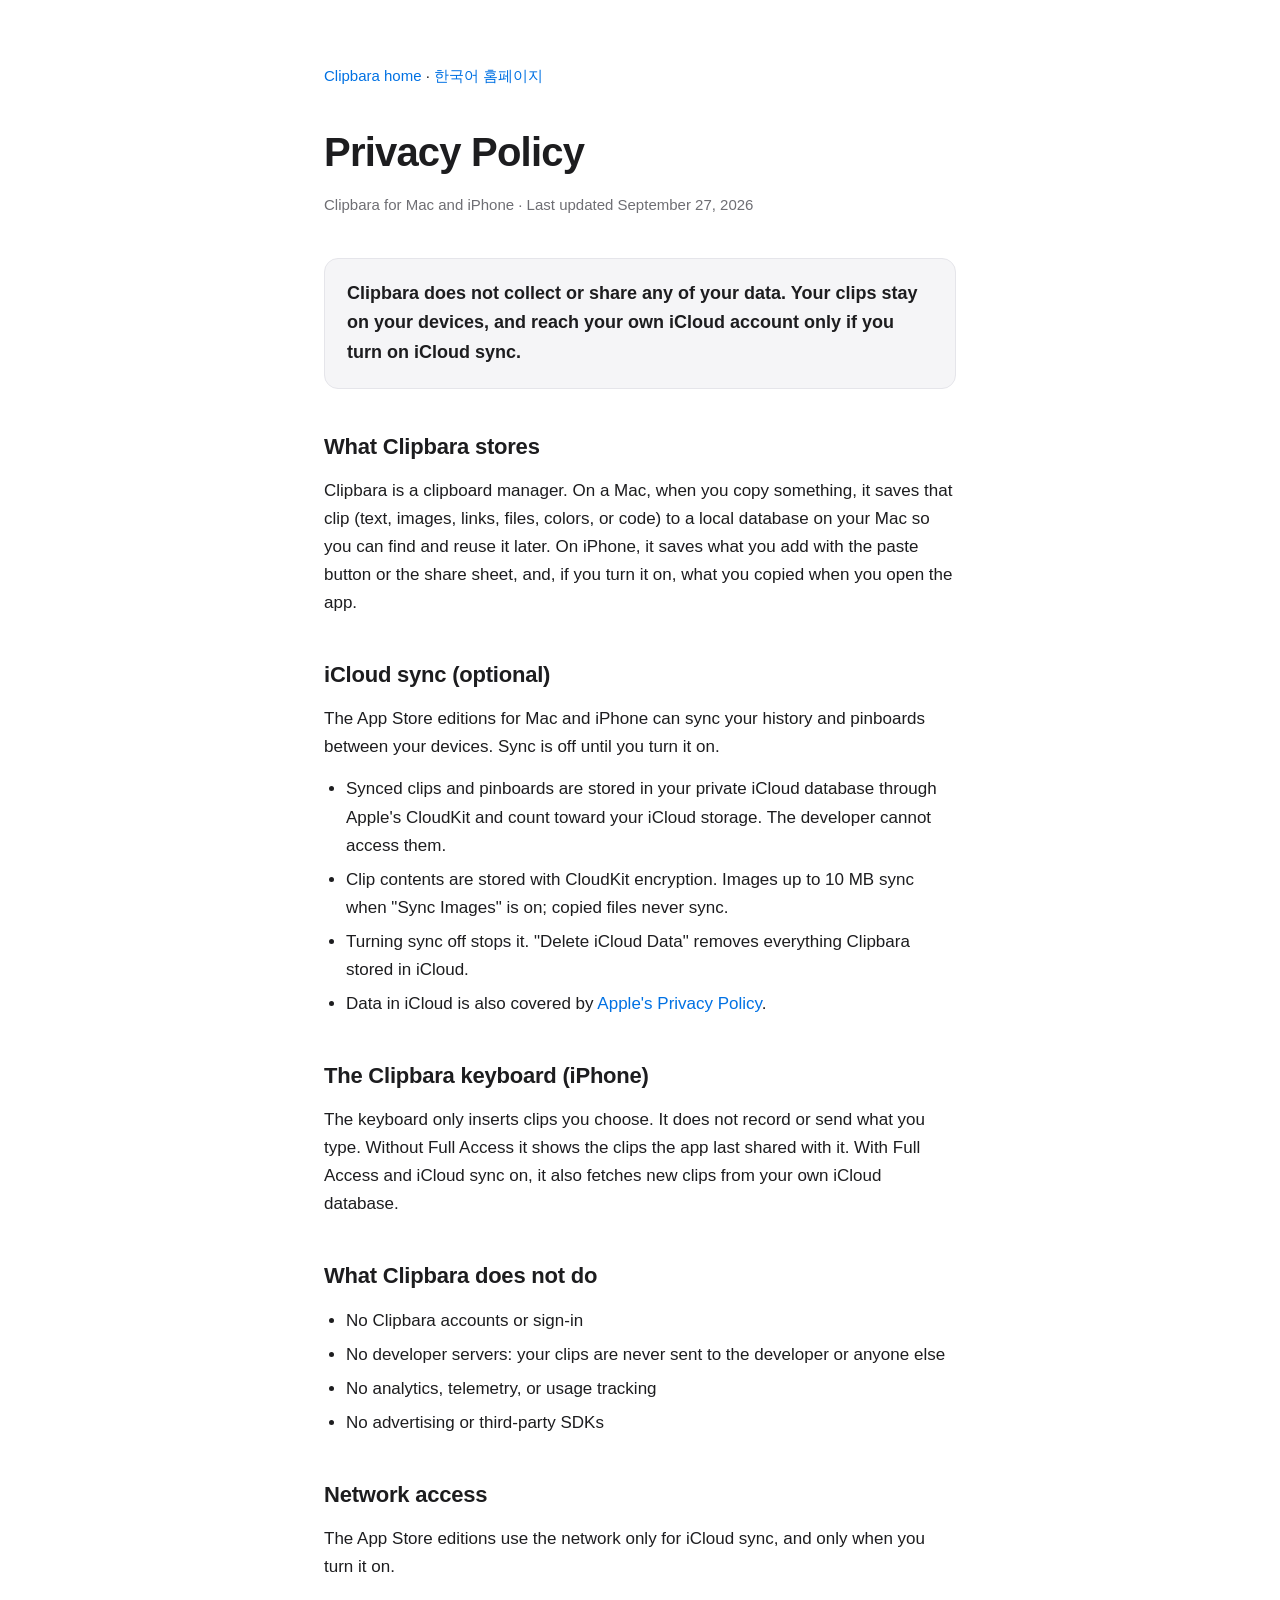
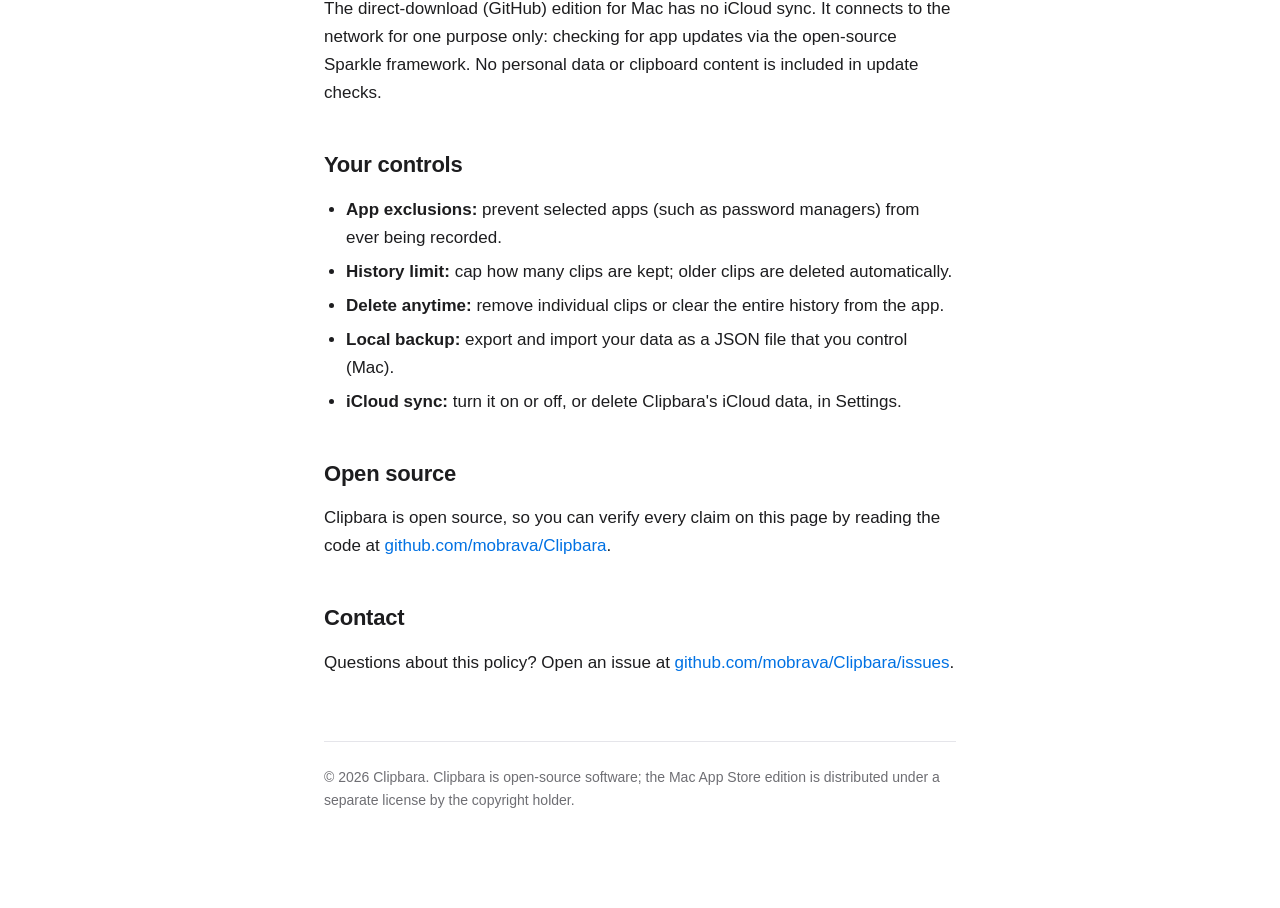
<file: docs/privacy.html>
<!DOCTYPE html>
<html lang="en">
<head>
<meta charset="utf-8">
<meta name="viewport" content="width=device-width, initial-scale=1">
<title>Privacy Policy | Clipbara</title>
<link rel="canonical" href="https://clipbara.app/privacy">
<style>
  :root {
    color-scheme: light dark;
    --bg: #ffffff; --fg: #1d1d1f; --muted: #6e6e73; --accent: #0071e3;
    --card: #f5f5f7; --border: #e5e5ea;
  }
  @media (prefers-color-scheme: dark) {
    :root { --bg: #111113; --fg: #f5f5f7; --muted: #a1a1a6; --card: #1c1c1f; --border: #2c2c2f; }
  }
  * { box-sizing: border-box; margin: 0; padding: 0; }
  body {
    background: var(--bg); color: var(--fg);
    font: 17px/1.65 -apple-system, BlinkMacSystemFont, "Segoe UI", Helvetica, Arial, sans-serif;
    -webkit-font-smoothing: antialiased;
  }
  main { max-width: 680px; margin: 0 auto; padding: 64px 24px 96px; }
  h1 { font-size: 40px; letter-spacing: -0.02em; margin-bottom: 8px; }
  .updated { color: var(--muted); font-size: 15px; margin-bottom: 40px; }
  h2 { font-size: 22px; letter-spacing: -0.01em; margin: 40px 0 12px; }
  p, li { color: var(--fg); }
  p { margin-bottom: 14px; }
  ul { padding-left: 22px; margin-bottom: 14px; }
  li { margin-bottom: 6px; }
  .summary {
    background: var(--card); border: 1px solid var(--border); border-radius: 14px;
    padding: 20px 22px; margin-bottom: 8px; font-size: 18px; font-weight: 600;
  }
  a { color: var(--accent); text-decoration: none; }
  a:hover { text-decoration: underline; }
  footer { margin-top: 64px; padding-top: 24px; border-top: 1px solid var(--border); color: var(--muted); font-size: 14px; }
</style>
</head>
<body>
<main>
  <p style="font-size:15px;margin-bottom:30px"><a href="./">Clipbara home</a> · <a href="./ko/" lang="ko">한국어 홈페이지</a></p>
  <h1>Privacy Policy</h1>
  <p class="updated">Clipbara for Mac and iPhone · Last updated September 27, 2026</p>

  <p class="summary">Clipbara does not collect or share any of your data. Your clips stay on your devices, and reach your own iCloud account only if you turn on iCloud sync.</p>

  <h2>What Clipbara stores</h2>
  <p>Clipbara is a clipboard manager. On a Mac, when you copy something, it saves that clip
  (text, images, links, files, colors, or code) to a local database on your Mac so you
  can find and reuse it later. On iPhone, it saves what you add with the paste button or
  the share sheet, and, if you turn it on, what you copied when you open the app.</p>

  <h2>iCloud sync (optional)</h2>
  <p>The App Store editions for Mac and iPhone can sync your history and pinboards between
  your devices. Sync is off until you turn it on.</p>
  <ul>
    <li>Synced clips and pinboards are stored in your private iCloud database through Apple's CloudKit and count toward your iCloud storage. The developer cannot access them.</li>
    <li>Clip contents are stored with CloudKit encryption. Images up to 10 MB sync when "Sync Images" is on; copied files never sync.</li>
    <li>Turning sync off stops it. "Delete iCloud Data" removes everything Clipbara stored in iCloud.</li>
    <li>Data in iCloud is also covered by <a href="https://www.apple.com/legal/privacy/">Apple's Privacy Policy</a>.</li>
  </ul>

  <h2>The Clipbara keyboard (iPhone)</h2>
  <p>The keyboard only inserts clips you choose. It does not record or send what you type.
  Without Full Access it shows the clips the app last shared with it. With Full Access and
  iCloud sync on, it also fetches new clips from your own iCloud database.</p>

  <h2>What Clipbara does not do</h2>
  <ul>
    <li>No Clipbara accounts or sign-in</li>
    <li>No developer servers: your clips are never sent to the developer or anyone else</li>
    <li>No analytics, telemetry, or usage tracking</li>
    <li>No advertising or third-party SDKs</li>
  </ul>

  <h2>Network access</h2>
  <p>The App Store editions use the network only for iCloud sync, and only when you turn it on.</p>
  <p>The direct-download (GitHub) edition for Mac has no iCloud sync. It connects to the
  network for one purpose only: checking for app updates via the open-source Sparkle
  framework. No personal data or clipboard content is included in update checks.</p>

  <h2>Your controls</h2>
  <ul>
    <li><strong>App exclusions:</strong> prevent selected apps (such as password managers) from ever being recorded.</li>
    <li><strong>History limit:</strong> cap how many clips are kept; older clips are deleted automatically.</li>
    <li><strong>Delete anytime:</strong> remove individual clips or clear the entire history from the app.</li>
    <li><strong>Local backup:</strong> export and import your data as a JSON file that you control (Mac).</li>
    <li><strong>iCloud sync:</strong> turn it on or off, or delete Clipbara's iCloud data, in Settings.</li>
  </ul>

  <h2>Open source</h2>
  <p>Clipbara is open source, so you can verify every claim on this page by reading the
  code at <a href="https://github.com/mobrava/Clipbara">github.com/mobrava/Clipbara</a>.</p>

  <h2>Contact</h2>
  <p>Questions about this policy? Open an issue at
  <a href="https://github.com/mobrava/Clipbara/issues">github.com/mobrava/Clipbara/issues</a>.</p>

  <footer>© 2026 Clipbara. Clipbara is open-source software; the Mac App Store edition is distributed under a separate license by the copyright holder.</footer>
</main>
</body>
</html>
</file>
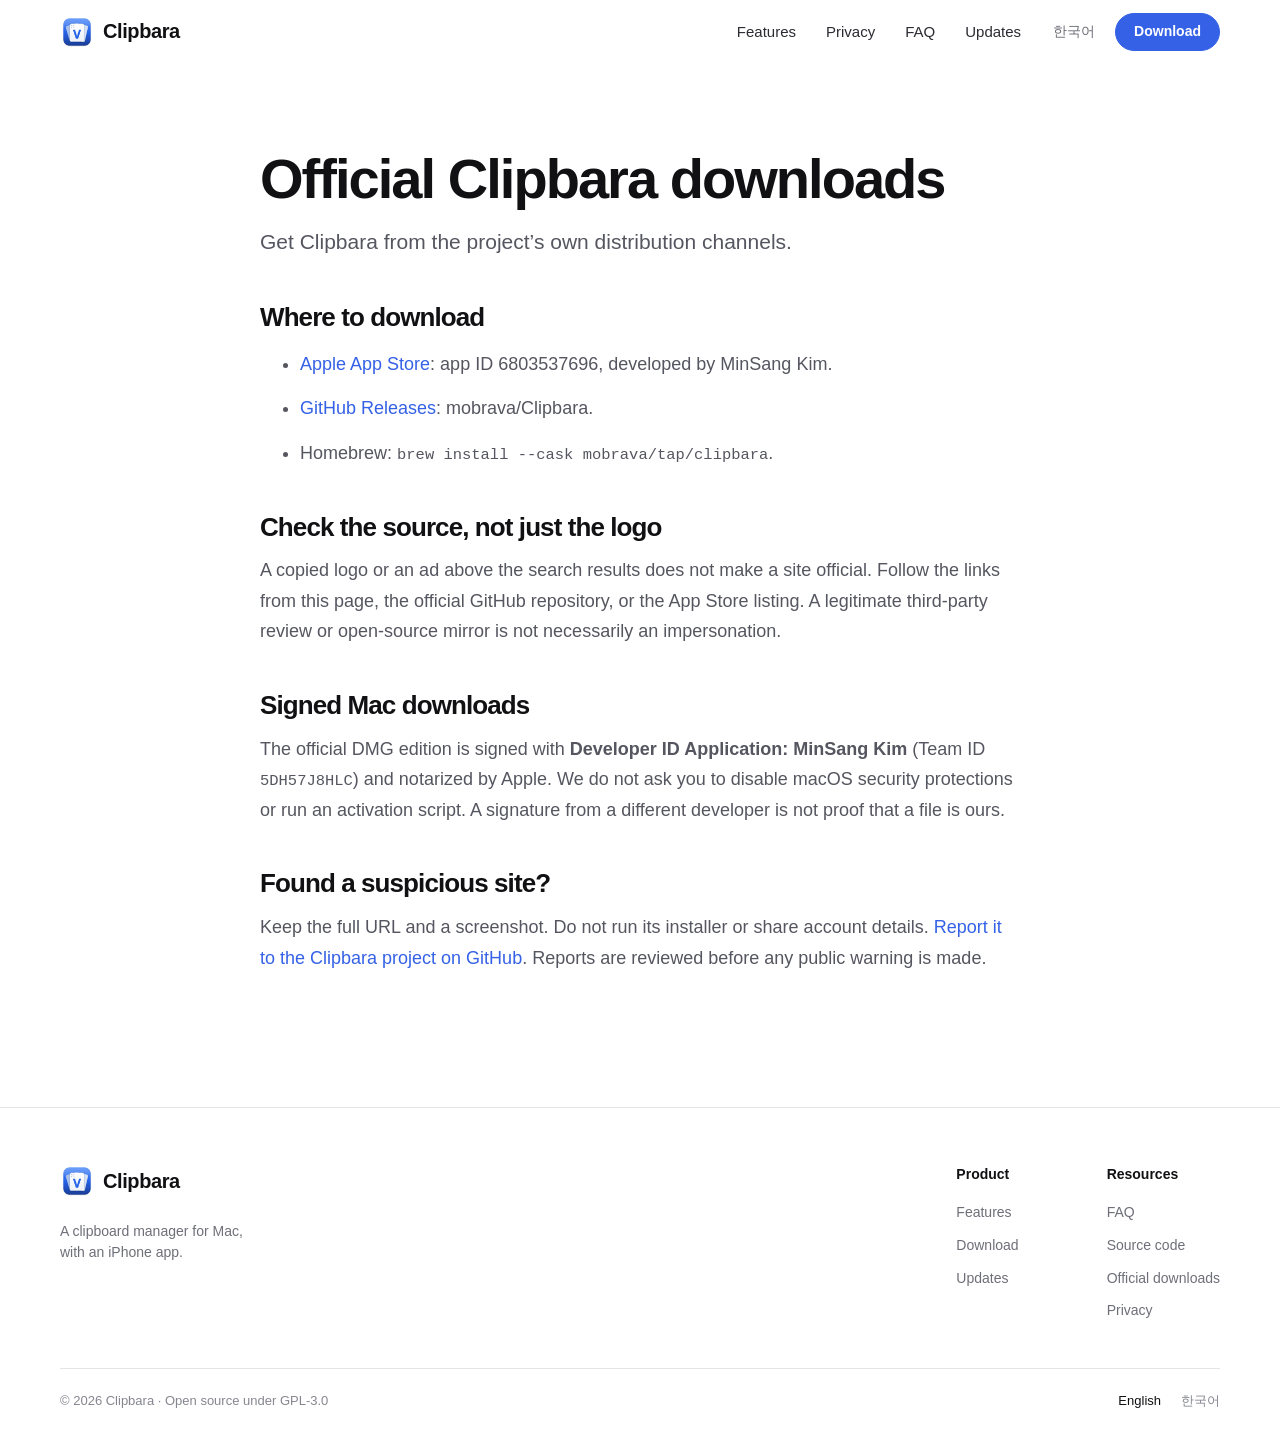
<file: docs/security.html>
<!doctype html><html lang="en"><head><meta charset="utf-8"><meta name="viewport" content="width=device-width,initial-scale=1"><title>Official Clipbara downloads | Clipbara</title><meta name="description" content="Find what you copied, keep your favorites in Pinboards, and paste clips in order. Free and open-source on Mac. Optional iPhone sync with the App Store edition."><meta name="theme-color" content="#ffffff"><meta name="color-scheme" content="light"><link rel="canonical" href="https://clipbara.app/security"><link rel="alternate" hreflang="en" href="https://clipbara.app/security"><link rel="alternate" hreflang="ko" href="https://clipbara.app/ko/security"><link rel="alternate" hreflang="x-default" href="https://clipbara.app/security"><meta property="og:type" content="website"><meta property="og:site_name" content="Clipbara"><meta property="og:title" content="Official Clipbara downloads | Clipbara"><meta property="og:description" content="Find what you copied, keep your favorites in Pinboards, and paste clips in order. Free and open-source on Mac. Optional iPhone sync with the App Store edition."><meta property="og:url" content="https://clipbara.app/security"><meta property="og:image" content="https://clipbara.app/site-assets/social.png"><meta property="og:image:width" content="1200"><meta property="og:image:height" content="630"><meta property="og:image:alt" content="Clipbara clipboard manager on Mac and iPhone"><meta property="og:locale" content="en_US"><meta name="twitter:card" content="summary_large_image"><link rel="icon" type="image/png" href="./site-assets/favicon.png"><link rel="apple-touch-icon" href="./site-assets/apple-touch-icon.png"><link rel="stylesheet" href="./site.css"><script src="./site.js" defer></script></head><body><a class="skip-link" href="#main">Skip to content</a><header class="site-header"><div class="header-inner wrap"><a href="./" class="brand" aria-label="Clipbara home"><img src="./site-assets/icon.webp" width="36" height="36" alt="">Clipbara</a><nav class="main-nav" id="main-nav" aria-label="Main navigation"><a href="./#features">Features</a><a href="./#privacy">Privacy</a><a href="./#faq">FAQ</a><a href="https://github.com/mobrava/Clipbara/releases">Updates</a><a class="mobile-only" href="./ko/security.html" lang="ko">한국어</a></nav><div class="nav-end"><a class="language" href="./ko/security.html" lang="ko">한국어</a><a href="./#download" class="button small">Download</a><button class="menu-toggle" aria-label="Open navigation" aria-expanded="false" aria-controls="main-nav"><span></span><span></span></button></div></div></header><main id="main" class="safety wrap"><h1>Official Clipbara downloads</h1><p class="lead">Get Clipbara from the project’s own distribution channels.</p><section><h2>Where to download</h2><ul><li><a href="https://apps.apple.com/app/apple-store/id6803537696?pt=129317403&amp;ct=official_website&amp;mt=8">Apple App Store</a>: app ID 6803537696, developed by MinSang Kim.</li><li><a href="https://github.com/mobrava/Clipbara/releases/latest">GitHub Releases</a>: mobrava/Clipbara.</li><li>Homebrew: <code>brew install --cask mobrava/tap/clipbara</code>.</li></ul></section><section><h2>Check the source, not just the logo</h2><p>A copied logo or an ad above the search results does not make a site official. Follow the links from this page, the official GitHub repository, or the App Store listing. A legitimate third-party review or open-source mirror is not necessarily an impersonation.</p></section><section><h2>Signed Mac downloads</h2><p>The official DMG edition is signed with <strong>Developer ID Application: MinSang Kim</strong> (Team ID <code>5DH57J8HLC</code>) and notarized by Apple. We do not ask you to disable macOS security protections or run an activation script. A signature from a different developer is not proof that a file is ours.</p></section><section><h2>Found a suspicious site?</h2><p>Keep the full URL and a screenshot. Do not run its installer or share account details. <a href="https://github.com/mobrava/Clipbara/issues">Report it to the Clipbara project on GitHub</a>. Reports are reviewed before any public warning is made.</p></section></main><footer class="site-footer"><div class="wrap"><div class="footer-top"><div class="footer-brand"><a class="brand" href="./"><img src="./site-assets/icon.webp" width="36" height="36" alt="">Clipbara</a><p>A clipboard manager for Mac,<br>with an iPhone app.</p></div><div class="footer-groups"><div class="footer-links"><h3>Product</h3><a href="./#features">Features</a><a href="./#download">Download</a><a href="https://github.com/mobrava/Clipbara/releases">Updates</a></div><div class="footer-links"><h3>Resources</h3><a href="./#faq">FAQ</a><a href="https://github.com/mobrava/Clipbara">Source code</a><a href="./security.html">Official downloads</a><a href="./privacy.html">Privacy</a></div></div></div><div class="footer-bottom"><span>© 2026 Clipbara · Open source under GPL-3.0</span><nav class="locale-links" aria-label="Language"><a href="./security.html" lang="en" aria-current="page">English</a><a href="./ko/security.html" lang="ko" >한국어</a></nav></div></div></footer></body></html>
</file>
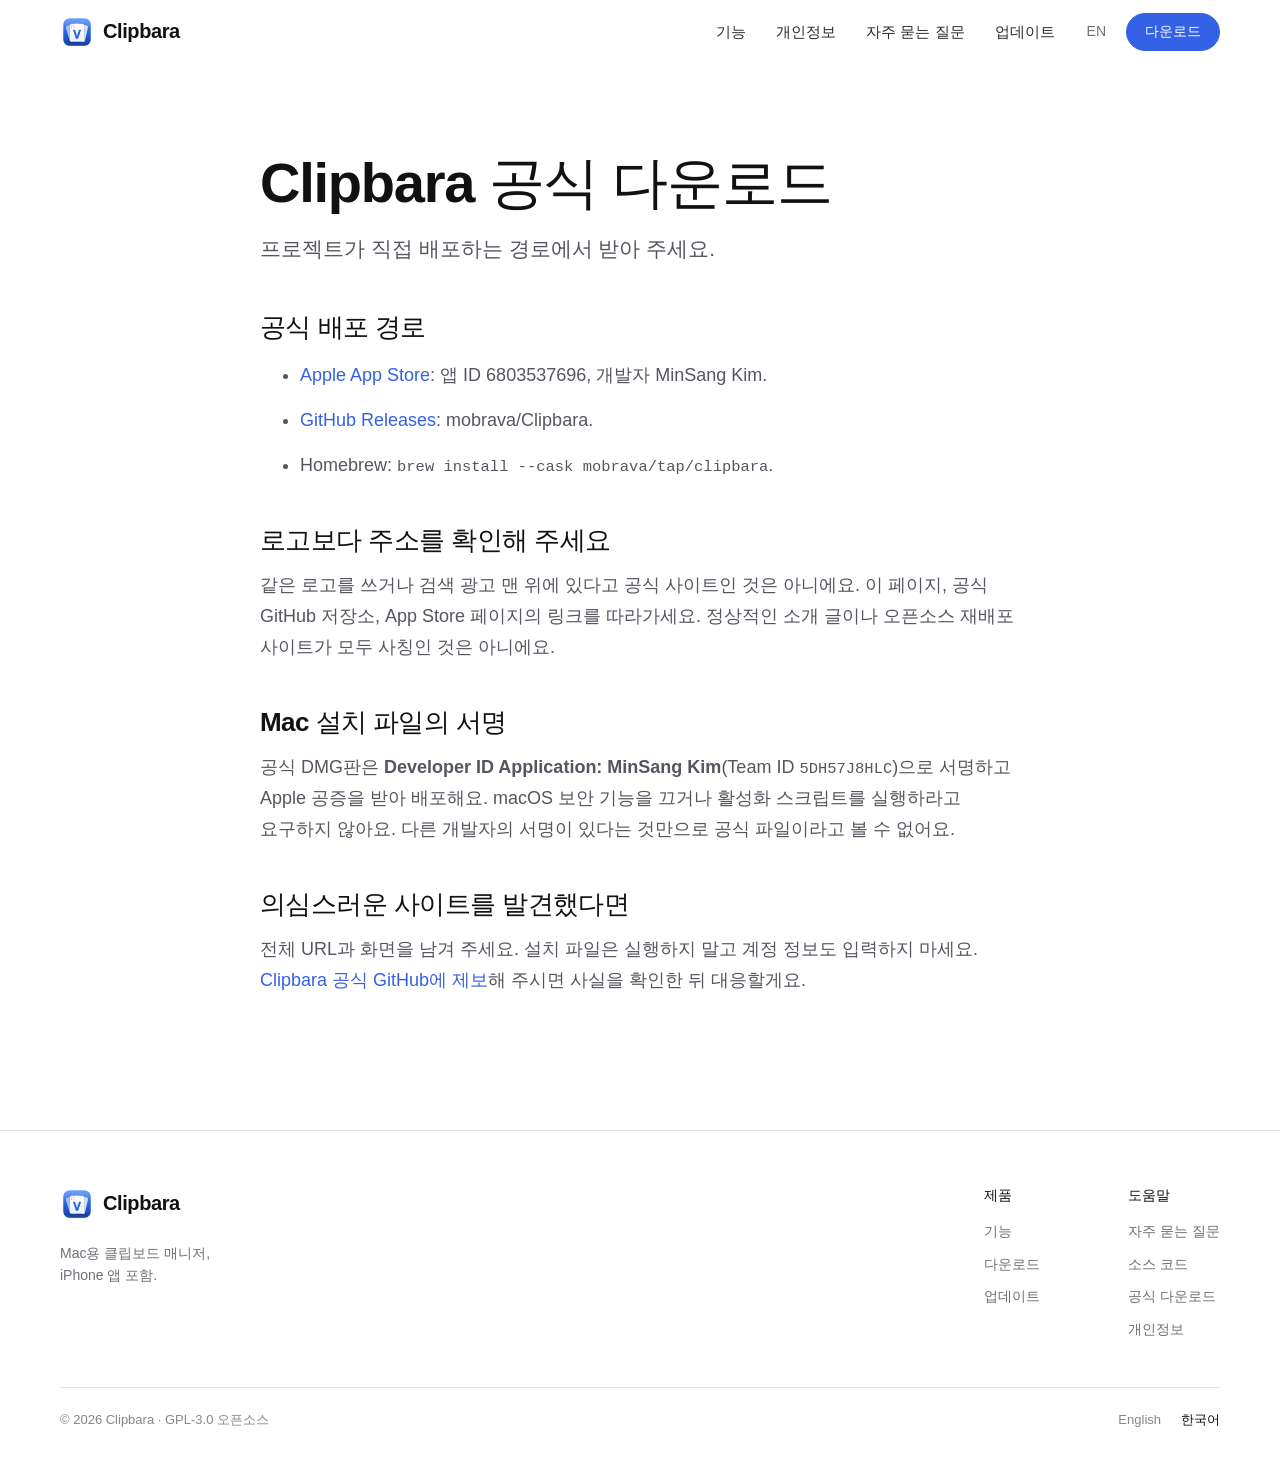
<file: docs/ko/security.html>
<!doctype html><html lang="ko"><head><meta charset="utf-8"><meta name="viewport" content="width=device-width,initial-scale=1"><title>Clipbara 공식 다운로드 | Clipbara</title><meta name="description" content="복사 기록을 검색하고, 자주 쓰는 내용은 핀보드에 모아두세요. Mac 무료 오픈소스 앱. App Store판에서 iPhone과 iCloud 동기화도 사용할 수 있어요."><meta name="theme-color" content="#ffffff"><meta name="color-scheme" content="light"><link rel="canonical" href="https://clipbara.app/ko/security"><link rel="alternate" hreflang="en" href="https://clipbara.app/security"><link rel="alternate" hreflang="ko" href="https://clipbara.app/ko/security"><link rel="alternate" hreflang="x-default" href="https://clipbara.app/security"><meta property="og:type" content="website"><meta property="og:site_name" content="Clipbara"><meta property="og:title" content="Clipbara 공식 다운로드 | Clipbara"><meta property="og:description" content="복사 기록을 검색하고, 자주 쓰는 내용은 핀보드에 모아두세요. Mac 무료 오픈소스 앱. App Store판에서 iPhone과 iCloud 동기화도 사용할 수 있어요."><meta property="og:url" content="https://clipbara.app/ko/security"><meta property="og:image" content="https://clipbara.app/site-assets/social.png"><meta property="og:image:width" content="1200"><meta property="og:image:height" content="630"><meta property="og:image:alt" content="Clipbara clipboard manager on Mac and iPhone"><meta property="og:locale" content="ko_KR"><meta name="twitter:card" content="summary_large_image"><link rel="icon" type="image/png" href="../site-assets/favicon.png"><link rel="apple-touch-icon" href="../site-assets/apple-touch-icon.png"><link rel="stylesheet" href="../site.css"><script src="../site.js" defer></script></head><body><a class="skip-link" href="#main">본문으로 바로가기</a><header class="site-header"><div class="header-inner wrap"><a href="./" class="brand" aria-label="Clipbara 홈"><img src="../site-assets/icon.webp" width="36" height="36" alt="">Clipbara</a><nav class="main-nav" id="main-nav" aria-label="주 메뉴"><a href="./#features">기능</a><a href="./#privacy">개인정보</a><a href="./#faq">자주 묻는 질문</a><a href="https://github.com/mobrava/Clipbara/releases">업데이트</a><a class="mobile-only" href="../security.html" lang="en">English</a></nav><div class="nav-end"><a class="language" href="../security.html" lang="en">EN</a><a href="./#download" class="button small">다운로드</a><button class="menu-toggle" aria-label="메뉴 열기" aria-expanded="false" aria-controls="main-nav"><span></span><span></span></button></div></div></header><main id="main" class="safety wrap"><h1>Clipbara 공식 다운로드</h1><p class="lead">프로젝트가 직접 배포하는 경로에서 받아 주세요.</p><section><h2>공식 배포 경로</h2><ul><li><a href="https://apps.apple.com/app/apple-store/id6803537696?pt=129317403&amp;ct=official_website&amp;mt=8">Apple App Store</a>: 앱 ID 6803537696, 개발자 MinSang Kim.</li><li><a href="https://github.com/mobrava/Clipbara/releases/latest">GitHub Releases</a>: mobrava/Clipbara.</li><li>Homebrew: <code>brew install --cask mobrava/tap/clipbara</code>.</li></ul></section><section><h2>로고보다 주소를 확인해 주세요</h2><p>같은 로고를 쓰거나 검색 광고 맨 위에 있다고 공식 사이트인 것은 아니에요. 이 페이지, 공식 GitHub 저장소, App Store 페이지의 링크를 따라가세요. 정상적인 소개 글이나 오픈소스 재배포 사이트가 모두 사칭인 것은 아니에요.</p></section><section><h2>Mac 설치 파일의 서명</h2><p>공식 DMG판은 <strong>Developer ID Application: MinSang Kim</strong>(Team ID <code>5DH57J8HLC</code>)으로 서명하고 Apple 공증을 받아 배포해요. macOS 보안 기능을 끄거나 활성화 스크립트를 실행하라고 요구하지 않아요. 다른 개발자의 서명이 있다는 것만으로 공식 파일이라고 볼 수 없어요.</p></section><section><h2>의심스러운 사이트를 발견했다면</h2><p>전체 URL과 화면을 남겨 주세요. 설치 파일은 실행하지 말고 계정 정보도 입력하지 마세요. <a href="https://github.com/mobrava/Clipbara/issues">Clipbara 공식 GitHub에 제보</a>해 주시면 사실을 확인한 뒤 대응할게요.</p></section></main><footer class="site-footer"><div class="wrap"><div class="footer-top"><div class="footer-brand"><a class="brand" href="./"><img src="../site-assets/icon.webp" width="36" height="36" alt="">Clipbara</a><p>Mac용 클립보드 매니저,<br>iPhone 앱 포함.</p></div><div class="footer-groups"><div class="footer-links"><h3>제품</h3><a href="./#features">기능</a><a href="./#download">다운로드</a><a href="https://github.com/mobrava/Clipbara/releases">업데이트</a></div><div class="footer-links"><h3>도움말</h3><a href="./#faq">자주 묻는 질문</a><a href="https://github.com/mobrava/Clipbara">소스 코드</a><a href="./security.html">공식 다운로드</a><a href="../privacy.html">개인정보</a></div></div></div><div class="footer-bottom"><span>© 2026 Clipbara · GPL-3.0 오픈소스</span><nav class="locale-links" aria-label="언어"><a href="../security.html" lang="en" >English</a><a href="./security.html" lang="ko" aria-current="page">한국어</a></nav></div></div></footer></body></html>
</file>
<file: docs/site.css>
/* Clipbara official site. Built by scripts/build-site.mjs; this file is hand-written. */
:root{
  --ink:#111114;--text:#3c3d44;--muted:#6e6f78;--line:#e4e4e9;--soft:#f5f5f7;
  --blue:#3461e6;--blue-dark:#274fca;--night:#0f1013;
  --wall:linear-gradient(118deg,#2244c4 0%,#3f63e2 42%,#6a89f0 72%,#a3b7f8 100%);
  color-scheme:light;font-synthesis:none;
  font-family:-apple-system,BlinkMacSystemFont,"SF Pro Display","Apple SD Gothic Neo","Pretendard","Segoe UI","Noto Sans KR",Helvetica,Arial,sans-serif;
}
*{box-sizing:border-box}
html{scroll-behavior:smooth;scroll-padding-top:88px;-webkit-text-size-adjust:100%}
html[lang="ko"]{word-break:keep-all}
body{margin:0;color:var(--ink);background:#fff;font-size:17px;line-height:1.55;-webkit-font-smoothing:antialiased}
a{color:inherit;text-decoration:none}
button{font:inherit;cursor:pointer}
button:disabled{cursor:default}
button,a{-webkit-tap-highlight-color:transparent}
img{display:block;max-width:100%;height:auto}
h1,h2,h3,p,dl,dd{margin:0}
h1,h2,h3{letter-spacing:-.035em;line-height:1.1;font-weight:700;text-wrap:balance}
html[lang="ko"] :is(h1,h2,h3){letter-spacing:-.022em;line-height:1.24}
h1{font-size:clamp(42px,6.2vw,84px)}
h2{font-size:clamp(32px,4vw,52px)}
p{color:var(--muted)}
:is(a,button,summary,[tabindex]):focus-visible{outline:3px solid var(--blue);outline-offset:4px}
.wrap{width:min(1160px,calc(100% - 64px));margin-inline:auto}
.sr-only{position:absolute;width:1px;height:1px;overflow:hidden;clip-path:inset(50%);white-space:nowrap}
.skip-link{position:fixed;top:-80px;left:20px;z-index:100;padding:10px 18px;border-radius:12px;background:var(--ink);color:#fff}
.skip-link:focus{top:12px}

/* Inline keys inside running text */
p kbd{display:inline-block;min-width:1.55em;margin:0 1px;padding:0 .3em;border:1px solid #d6d6dc;border-radius:.38em;background:#fff;color:var(--ink);font-family:inherit;font-size:.78em;font-weight:500;line-height:1.5;text-align:center;vertical-align:.08em}

.nowrap{white-space:nowrap}

/* Buttons */
.button{display:inline-flex;align-items:center;justify-content:center;min-height:52px;padding:12px 30px;border:1.5px solid var(--blue);border-radius:999px;background:var(--blue);color:#fff;font-size:17px;font-weight:600;line-height:1.3;white-space:nowrap;transition:background-color .15s,border-color .15s}
.button:hover{background:var(--blue-dark);border-color:var(--blue-dark)}
.button.secondary{background:transparent;color:var(--blue)}
.button.secondary:hover{background:#eef3ff;border-color:var(--blue)}
.button.small{min-height:38px;padding:6px 18px;font-size:14px}

/* Header */
.site-header{position:sticky;top:0;z-index:40;height:64px;background:rgb(255 255 255 / .86);-webkit-backdrop-filter:saturate(1.8) blur(20px);backdrop-filter:saturate(1.8) blur(20px);border-bottom:1px solid transparent;transition:border-color .2s}
.site-header.scrolled{border-color:rgb(0 0 0 / .08)}
.header-inner{display:flex;align-items:center;gap:32px;height:100%}
.brand{display:inline-flex;align-items:center;gap:9px;flex-shrink:0;font-size:20px;font-weight:650;letter-spacing:-.02em;white-space:nowrap}
.brand img{width:34px;height:34px}
.main-nav{display:flex;align-items:center;gap:30px;margin-left:auto;font-size:15px;font-weight:500;color:#2b2c31}
.main-nav a:hover,.footer-links a:hover,.footer-bottom a:hover{color:var(--blue)}
.main-nav .mobile-only{display:none}
.nav-end{display:flex;align-items:center;gap:20px}
.language{font-size:14px;color:var(--muted)}
.menu-toggle{display:none;width:44px;height:44px;padding:10px;border:0;background:none;color:var(--ink)}
.menu-toggle span{display:block;width:22px;height:2px;margin:5px auto;border-radius:1px;background:currentColor;transition:transform .2s}

/* Hero */
.hero{padding:76px 0 112px;text-align:center;overflow-x:clip}
.hero-copy{max-width:780px;margin:26px auto 0;font-size:21px;line-height:1.55;color:#55565f;text-wrap:balance}
.hero-actions{display:flex;flex-wrap:wrap;justify-content:center;gap:14px;margin-top:34px}
.hero-note{margin-top:22px;font-size:14px}
.stage{container-type:inline-size;position:relative;width:min(1280px,calc(100% - 48px));margin:76px auto 0}
.mac{position:relative;z-index:0;width:78%;margin-left:8%}
.mac-lid{position:relative;padding:1.05cqw 1.05cqw 1.25cqw;border-radius:2cqw 2cqw .5cqw .5cqw;background:#0a0a0c;box-shadow:inset 0 0 0 .1cqw #34353a,0 0 0 .13cqw #c5c7cd}
.mac-lid::before{content:"";position:absolute;z-index:3;top:1.05cqw;left:50%;width:8.6cqw;height:1.3cqw;margin-left:-4.3cqw;border-radius:0 0 .6cqw .6cqw;background:#0a0a0c}
.mac-screen{position:relative;aspect-ratio:16/10;overflow:hidden;border-radius:.9cqw .9cqw .15cqw .15cqw;background:var(--wall)}
.mac-panel{position:absolute;inset:auto 0 0;z-index:1;background:rgb(243 245 249 / .9);box-shadow:0 -.08cqw 0 rgb(255 255 255 / .55),0 -1.2cqw 3cqw rgb(8 20 70 / .24)}
.mac-panel img{width:100%}
.mac-ql{position:absolute;z-index:2;left:34.7%;bottom:22.5%;width:42%;filter:drop-shadow(0 1.1cqw 2.2cqw rgb(5 12 50 / .38))}
.mac-base{position:relative;width:118%;height:1.5cqw;margin-left:-9%;border-radius:.2cqw .2cqw 1.6cqw 1.6cqw / .2cqw .2cqw 1.1cqw 1.1cqw;background:linear-gradient(#eeeff2,#c9cbd1 42%,#dfe0e5 56%,#a7a9b0)}
.mac-base::before{content:"";position:absolute;top:0;left:50%;width:12cqw;height:.5cqw;margin-left:-6cqw;border-radius:0 0 .6cqw .6cqw;background:#b3b5bc}
.stage-phone{position:absolute;z-index:1;right:.5%;bottom:0;width:16.5%;border-radius:17.6% / 8.3%;box-shadow:0 1.6cqw 3.2cqw -.6cqw rgb(10 20 50 / .34)}

/* Features */
.features{padding:104px 0 84px;background:var(--soft);overflow:hidden}
.features h2{margin-bottom:44px}
.feature-track{display:flex;gap:20px;overflow-x:auto;padding:0 max(32px,calc((100vw - 1160px) / 2)) 6px;scroll-snap-type:x mandatory;scroll-behavior:smooth;scrollbar-width:none}
.feature-track::-webkit-scrollbar{display:none}
.feature-card{position:relative;flex:0 0 min(1160px,calc(100vw - 64px));height:600px;overflow:hidden;border-radius:32px;color:#fff;scroll-snap-align:center}
.tone-orange{background:#f2613a}
.tone-dark{background:#15161a}
.tone-blue{background:#3f63e2}
.tone-light{background:#e4e7ee;color:var(--ink)}
.feature-text{max-width:660px;padding:58px 60px 0}
.feature-card h3{font-size:clamp(28px,3.3vw,42px)}
.feature-card p{max-width:540px;margin-top:16px;font-size:19px;line-height:1.5;color:rgb(255 255 255 / .88)}
.tone-light p{color:#55565f}
.feature-card p kbd{border-color:rgb(255 255 255 / .45);background:rgb(255 255 255 / .16);color:inherit}
.tone-light p kbd{border-color:#c9ccd6;background:#fff;color:var(--ink)}
.shot-panel{position:absolute;left:60px;bottom:0;height:330px;aspect-ratio:3840/747;border-radius:20px 0 0;background:#f3f5f9;box-shadow:0 24px 70px rgb(0 0 0 / .24)}
.shot-panel.shot-dark{background:#27282d;box-shadow:0 0 0 1px rgb(255 255 255 / .08),0 24px 70px rgb(0 0 0 / .5)}
.shot-panel img{width:auto;max-width:none;height:100%}
.is-popover .feature-text{max-width:470px}
.shot-popover{position:absolute;top:50%;right:56px;width:min(620px,52%);transform:translateY(-50%);filter:drop-shadow(0 24px 50px rgb(20 26 50 / .3))}
.carousel-controls{display:grid;grid-template-columns:1fr auto 1fr;align-items:center;margin-top:30px}
.dots{display:flex;padding:3px 8px;border-radius:999px;background:#e6e6eb}
.dot{width:24px;height:30px;padding:0;border:0;background:none}
.dot::before{content:"";display:block;width:8px;height:8px;margin:auto;border-radius:50%;background:#b6b7c0;transition:background-color .2s}
.dot[aria-current="true"]::before{background:var(--ink)}
.arrows{display:flex;justify-self:end;gap:10px}
.round-button{display:grid;place-items:center;width:44px;height:44px;border:0;border-radius:50%;background:#e6e6eb;color:#2b2c31}
.round-button svg{width:22px;height:22px}
.round-button:hover:not(:disabled){background:#dcdce2}
.round-button:disabled{opacity:.38}

/* Shared two-column layout */
.split{display:grid;grid-template-columns:1fr 1fr;gap:84px;align-items:center}
.split-text>p:not(.fine){max-width:500px;margin-top:22px;font-size:19px;line-height:1.6;color:#55565f}
.fine{font-size:14px}
.fine a,.signed a{color:var(--blue)}
.fine a:hover,.signed a:hover{text-decoration:underline;text-underline-offset:3px}
.rows>div{display:grid;gap:20px;padding:17px 0;border-top:1px solid var(--line)}
.rows>div:last-child{border-bottom:1px solid var(--line)}
.rows dt{font-weight:600;color:var(--ink)}
.rows dd{color:#55565f}

/* Clip Queue */
.queue{padding:132px 0}
.keyseq{display:flex;flex-wrap:wrap;align-items:center;gap:10px 14px;margin:34px 0 22px}
.keyseq-group{display:inline-flex;align-items:center;gap:10px}
.chord{display:inline-flex;gap:3px}
.keyseq kbd{display:grid;place-items:center;min-width:36px;height:36px;padding:0 7px;border:1px solid #d6d6dc;border-bottom-width:2px;border-radius:9px;background:#fff;color:#2b2c31;font:500 15px/1 inherit}
.keyseq-arrow{margin-right:4px;color:#a0a1aa}
.queue-shot{display:grid;place-items:center;aspect-ratio:1.16;overflow:hidden;border-radius:32px;background:var(--wall)}
.queue-shot img{width:74%;filter:drop-shadow(0 20px 44px rgb(5 12 50 / .4))}

/* iPhone */
.iphone{padding:120px 0;background:var(--soft)}
.iphone-shot{justify-self:center;width:100%;max-width:500px;overflow:hidden;border-radius:32px}
.iphone-shot img{width:100%}
.iphone .rows{margin:32px 0 34px}
.iphone .rows>div{grid-template-columns:132px 1fr;border-color:#dcdce2;font-size:16px}
.iphone .fine{margin-top:16px}

/* Privacy */
.privacy{padding:132px 0 120px;background:var(--night);color:#fff}
.facts{display:grid;grid-template-columns:repeat(3,1fr);margin-top:68px;border-top:1px solid rgb(255 255 255 / .16)}
.facts>div{padding:38px 40px 6px 0}
.facts>div+div{padding-left:40px;border-left:1px solid rgb(255 255 255 / .16)}
.facts h3{font-size:clamp(32px,3.7vw,50px)}
.facts p{margin-top:16px;font-size:17px;color:#a3a5af}
.privacy-more{margin-top:60px;font-size:16px;color:#a3a5af}
.privacy-more a{color:#fff;text-decoration:underline;text-decoration-color:rgb(255 255 255 / .4);text-underline-offset:4px}
.privacy-more a:hover{text-decoration-color:#fff}

/* Download */
.download{padding:132px 0 104px}
.section-copy{margin-top:18px;font-size:19px;color:#55565f}
.editions{display:grid;grid-template-columns:1fr 1fr;margin-top:56px;border-top:1px solid var(--line)}
.edition{display:flex;flex-direction:column;align-items:flex-start;min-width:0;padding:42px 60px 44px 0}
.edition+.edition{padding:42px 0 44px 60px;border-left:1px solid var(--line)}
.edition h3{font-size:17px;font-weight:600;letter-spacing:0;line-height:1.4;color:var(--muted)}
.edition-price{margin-top:8px;font-size:clamp(34px,3.7vw,50px);font-weight:700;letter-spacing:-.03em;line-height:1.16;color:var(--ink)}
.edition-sub{margin-top:10px;font-size:16px}
.edition .button{margin-top:28px}
.edition .rows{width:100%;margin-top:40px;font-size:15px}
.edition .rows>div{grid-template-columns:minmax(0,1fr) minmax(0,1fr);padding:14px 0}
.edition .rows dt{font-weight:400;color:var(--muted)}
.edition .rows dd{color:var(--ink)}
.brew{display:flex;align-items:center;gap:6px;width:100%;margin-top:22px;padding:8px 8px 8px 16px;border-radius:12px;background:var(--soft)}
.brew code{flex:1;min-width:0;overflow-x:auto;font:13px/1.6 ui-monospace,SFMono-Regular,Menlo,monospace;color:#2b2c31;white-space:nowrap;scrollbar-width:none}
.copy-feedback{font-size:12px;color:var(--blue);white-space:nowrap}
.copy-feedback:empty{display:none}
.copy-button{order:3;display:grid;place-items:center;flex-shrink:0;width:34px;height:34px;border:0;border-radius:8px;background:none;color:#6e6f78}
.copy-button:hover{background:#e6e6eb;color:var(--ink)}
.copy-button svg{width:17px;height:17px}
.signed{padding-top:22px;border-top:1px solid var(--line);font-size:14px}
.signed strong{font-weight:600;color:var(--text)}

/* FAQ */
.faq{padding:24px 0 132px}
.faq .wrap{display:grid;grid-template-columns:300px 1fr;gap:64px;padding-top:104px;border-top:1px solid var(--line)}
.faq h2{font-size:clamp(30px,3.2vw,40px)}
.faq-item{border-bottom:1px solid var(--line)}
.faq-item:first-child{border-top:1px solid var(--line)}
.faq-item summary{position:relative;padding:22px 44px 22px 0;font-size:18px;font-weight:600;line-height:1.45;list-style:none;cursor:pointer}
.faq-item summary::-webkit-details-marker{display:none}
.faq-item summary::after{content:"";position:absolute;top:27px;right:6px;width:9px;height:9px;border:solid #8a8b94;border-width:0 2px 2px 0;transform:rotate(45deg);transition:transform .2s}
.faq-item[open] summary::after{top:32px;transform:rotate(-135deg)}
.faq-item p{padding:0 44px 26px 0;font-size:16px;line-height:1.75;color:#55565f}

/* Footer */
.site-footer{padding:56px 0 30px;border-top:1px solid var(--line)}
.footer-top{display:flex;justify-content:space-between;gap:40px}
.footer-brand p{margin-top:14px;font-size:14px}
.footer-groups{display:flex;gap:88px}
.footer-links{display:flex;flex-direction:column;gap:11px;font-size:14px;color:var(--muted)}
.footer-links h3{margin-bottom:6px;font-size:14px;font-weight:600;letter-spacing:0;line-height:1.5;color:var(--ink)}
.footer-bottom{display:flex;justify-content:space-between;gap:20px;margin-top:46px;padding-top:22px;border-top:1px solid var(--line);font-size:13px;color:#85868f}
.locale-links{display:flex;gap:20px}
.locale-links [aria-current="page"]{color:var(--ink)}

/* Official downloads page */
.safety{max-width:760px;padding:84px 0 120px}
.safety h1{font-size:clamp(36px,5vw,56px)}
.safety h2{margin:44px 0 14px;font-size:26px}
.safety p,.safety li{margin:14px 0;font-size:18px;line-height:1.7;color:#55565f}
.safety .lead{font-size:21px}
.safety a{color:var(--blue);overflow-wrap:anywhere}
.safety a:hover{text-decoration:underline;text-underline-offset:3px}
.safety code{font-size:.86em;overflow-wrap:anywhere}

@media (max-width:980px){
  .split{gap:48px}
  .feature-card{height:560px}
  .feature-text{padding:44px 44px 0}
  .shot-panel{left:44px;height:290px}
  .edition{padding-right:36px}
  .edition+.edition{padding-left:36px}
  .faq .wrap{grid-template-columns:1fr;gap:32px}
  .footer-groups{gap:52px}
}
@media (max-width:760px){
  html{scroll-padding-top:76px}
  .wrap{width:calc(100% - 40px)}
  .site-header{height:60px}
  .header-inner{gap:10px}
  .brand{font-size:19px}
  .brand img{width:32px;height:32px}
  .nav-end{gap:6px;margin-left:auto}
  .nav-end>.language{display:none}
  .menu-toggle{display:block}
  .main-nav{display:none;position:absolute;top:60px;right:0;left:0;flex-direction:column;align-items:stretch;gap:0;margin:0;padding:10px 20px 20px;border-bottom:1px solid var(--line);background:#fff;font-size:17px;box-shadow:0 20px 30px rgb(0 0 0 / .06)}
  .main-nav.open{display:flex}
  .main-nav a{padding:13px 0;border-bottom:1px solid var(--line)}
  .main-nav a:last-child{border-bottom:0}
  .main-nav .mobile-only{display:block;color:var(--muted)}
  .menu-toggle[aria-expanded="true"] span:first-child{transform:translateY(3.5px) rotate(45deg)}
  .menu-toggle[aria-expanded="true"] span:last-child{transform:translateY(-3.5px) rotate(-45deg)}
  .hero{padding:48px 0 72px}
  h1{font-size:clamp(34px,10vw,52px)}
  .hero-copy{margin-top:20px;font-size:18px}
  .hero-actions{gap:10px;margin-top:28px}
  .button{min-height:48px;padding:10px 22px;font-size:16px}
  .hero-note{margin-top:18px;font-size:13px;line-height:1.6}
  .stage{width:calc(100% - 32px);margin-top:52px}
  .mac{width:118%;margin-left:0}
  .stage-phone{right:0;width:27%}
  .features{padding:72px 0 60px}
  .features h2{margin-bottom:28px}
  .feature-track{gap:14px;padding-inline:20px}
  .feature-card{flex-basis:calc(100vw - 40px);height:500px;border-radius:26px}
  .feature-text{padding:30px 28px 0}
  .feature-card p{font-size:16px}
  .shot-panel{left:28px;height:232px;border-radius:14px 0 0}
  .is-popover .feature-text{max-width:none}
  .shot-popover{top:auto;right:auto;bottom:26px;left:6%;width:88%;transform:none}
  .round-button{width:40px;height:40px}
  .carousel-controls{margin-top:22px}
  .split{grid-template-columns:1fr;gap:44px}
  .split-text>p:not(.fine){font-size:17px}
  .queue{padding:84px 0}
  .queue-shot{border-radius:26px}
  .keyseq{gap:8px 12px;margin:28px 0 18px}
  .keyseq-group{gap:7px}
  .keyseq kbd{min-width:31px;height:32px;padding:0 5px;font-size:14px}
  .iphone{padding:76px 0}
  .iphone-shot{border-radius:26px}
  .iphone .split-text{order:-1}
  .iphone .rows>div{grid-template-columns:1fr;gap:4px}
  .privacy{padding:84px 0 76px}
  .facts{grid-template-columns:1fr;margin-top:40px;border-top:0}
  .facts>div,.facts>div+div{padding:26px 0 28px;border-top:1px solid rgb(255 255 255 / .16);border-left:0}
  .facts p{margin-top:8px;font-size:16px}
  .privacy-more{margin-top:28px}
  .download{padding:84px 0 72px}
  .section-copy{font-size:17px}
  .editions{grid-template-columns:1fr;margin-top:36px}
  .edition,.edition+.edition{padding:32px 0 36px;border-left:0}
  .edition+.edition{border-top:1px solid var(--line)}
  .edition .button{align-self:stretch}
  .edition .rows{margin-top:30px}
  .faq{padding-bottom:84px}
  .faq .wrap{gap:24px;padding-top:72px}
  .faq-item summary{padding-block:19px;font-size:17px}
  .faq-item summary::after{top:24px}
  .faq-item[open] summary::after{top:29px}
  .faq-item p{padding-right:20px;font-size:15px}
  .site-footer{padding-top:42px}
  .footer-top{flex-direction:column;gap:34px}
  .footer-groups{justify-content:flex-start;gap:64px}
  .footer-bottom{flex-direction:column;gap:14px;margin-top:34px}
  .safety{padding:52px 0 84px}
  .safety h2{font-size:23px}
  .safety p,.safety li{font-size:16px}
  .safety .lead{font-size:19px}
}
@media (max-width:360px){
  .nav-end>.button{display:none}
  .hero-actions .button{padding-inline:18px;font-size:15px}
}
@media (prefers-reduced-motion:reduce){
  html,.feature-track{scroll-behavior:auto}
  *,*::before,*::after{animation:none!important;transition:none!important}
}
</file>
